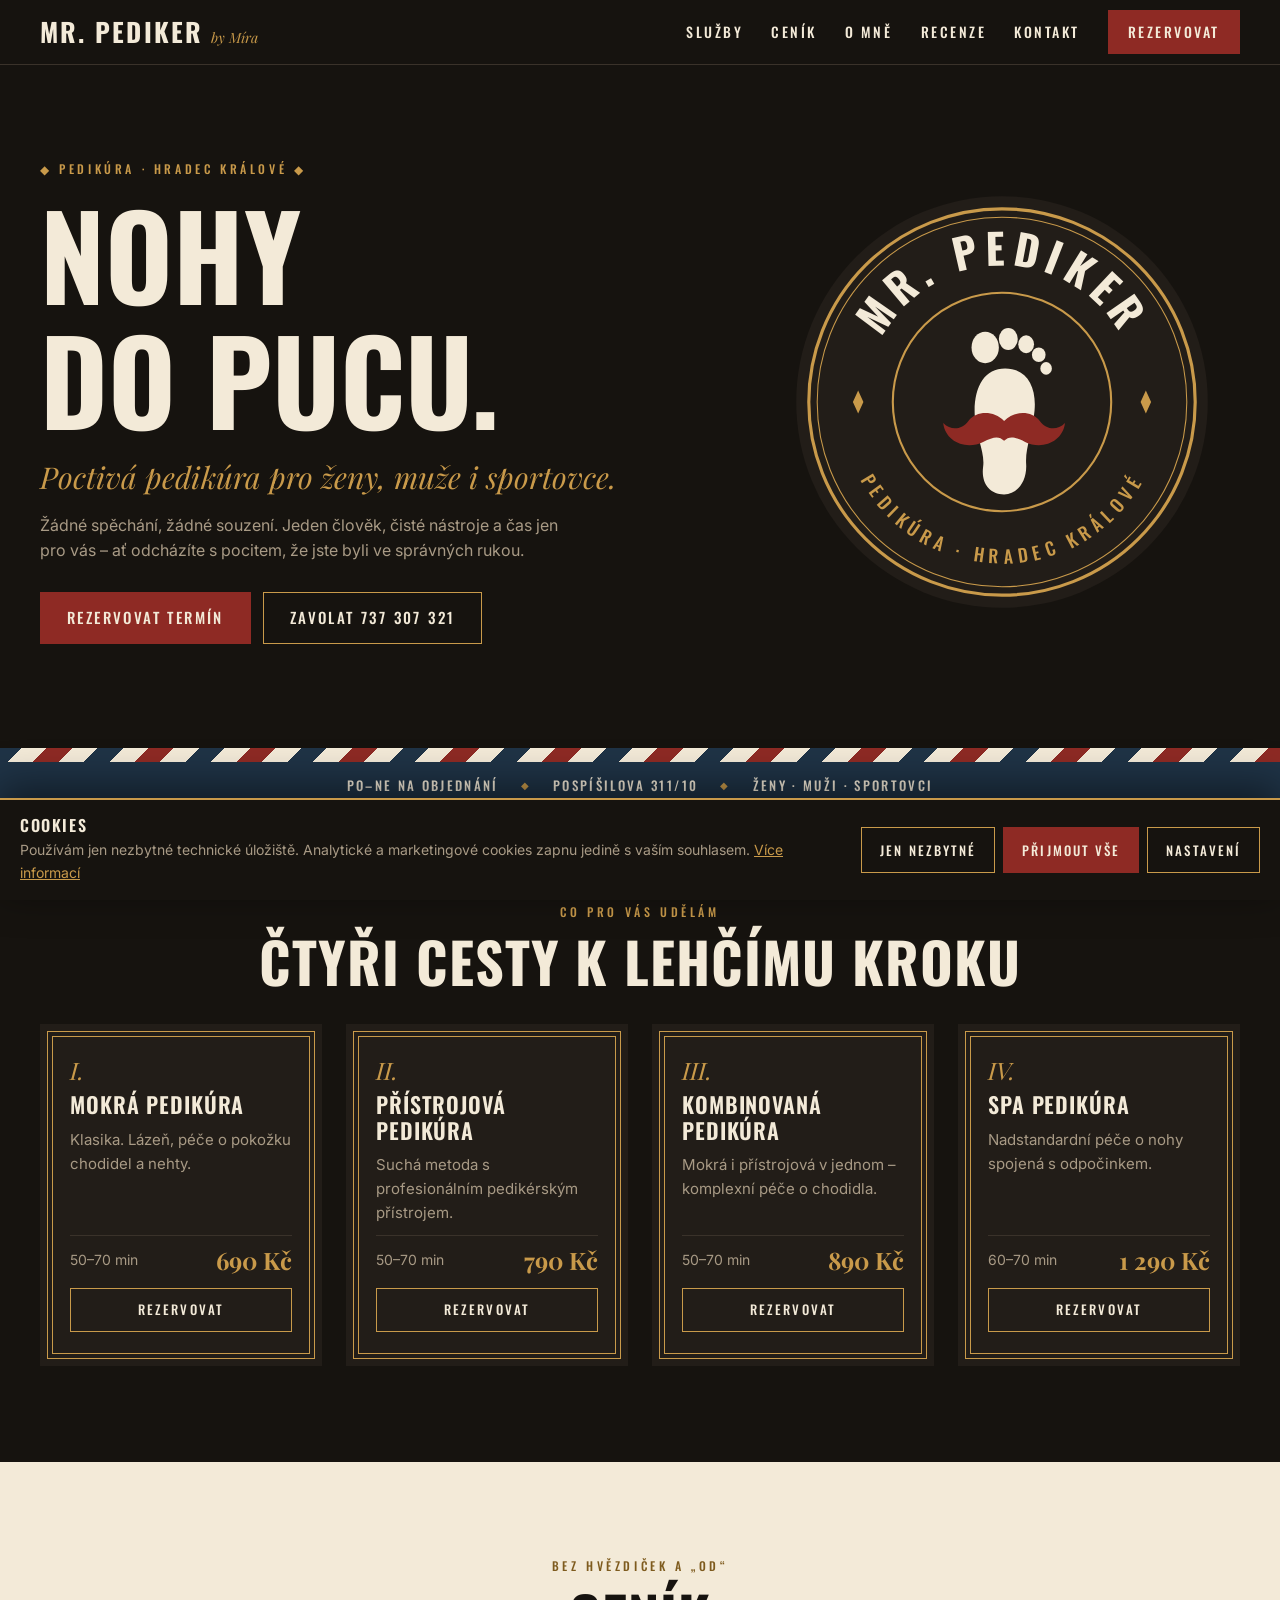
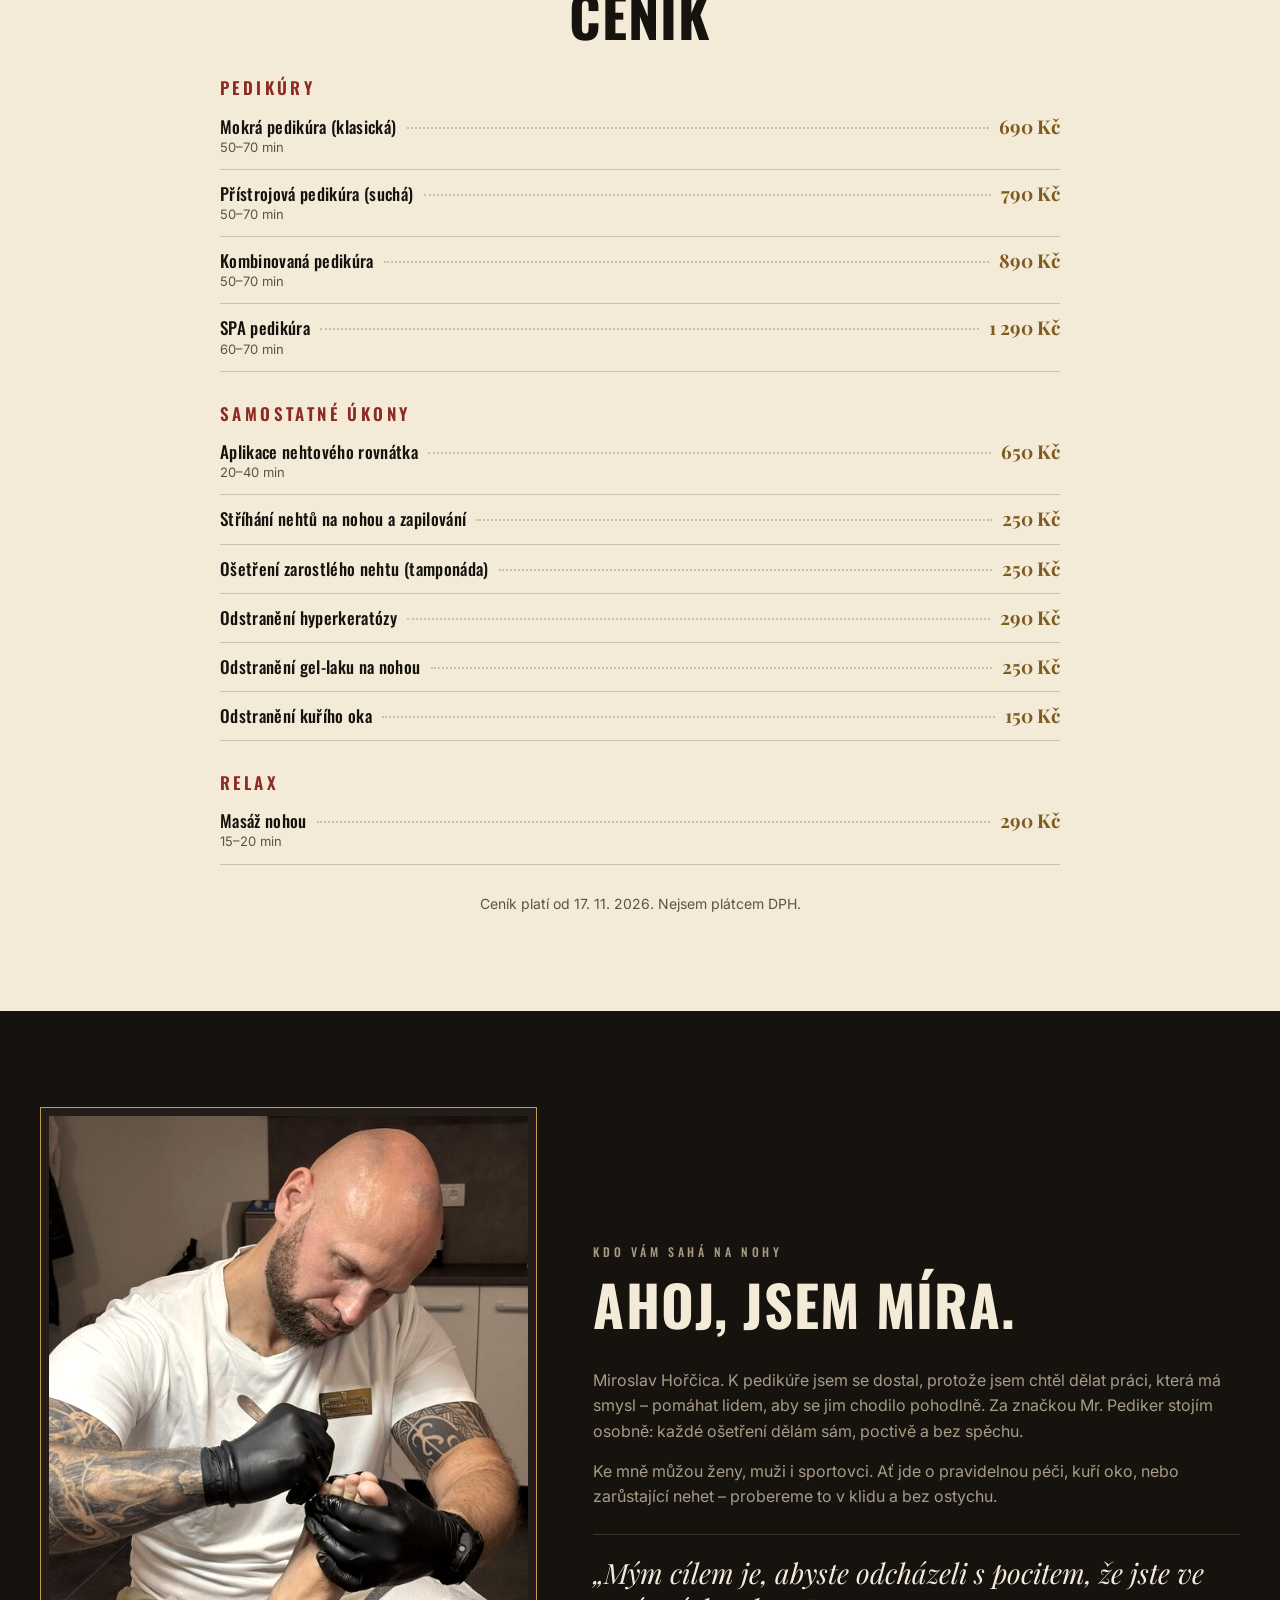
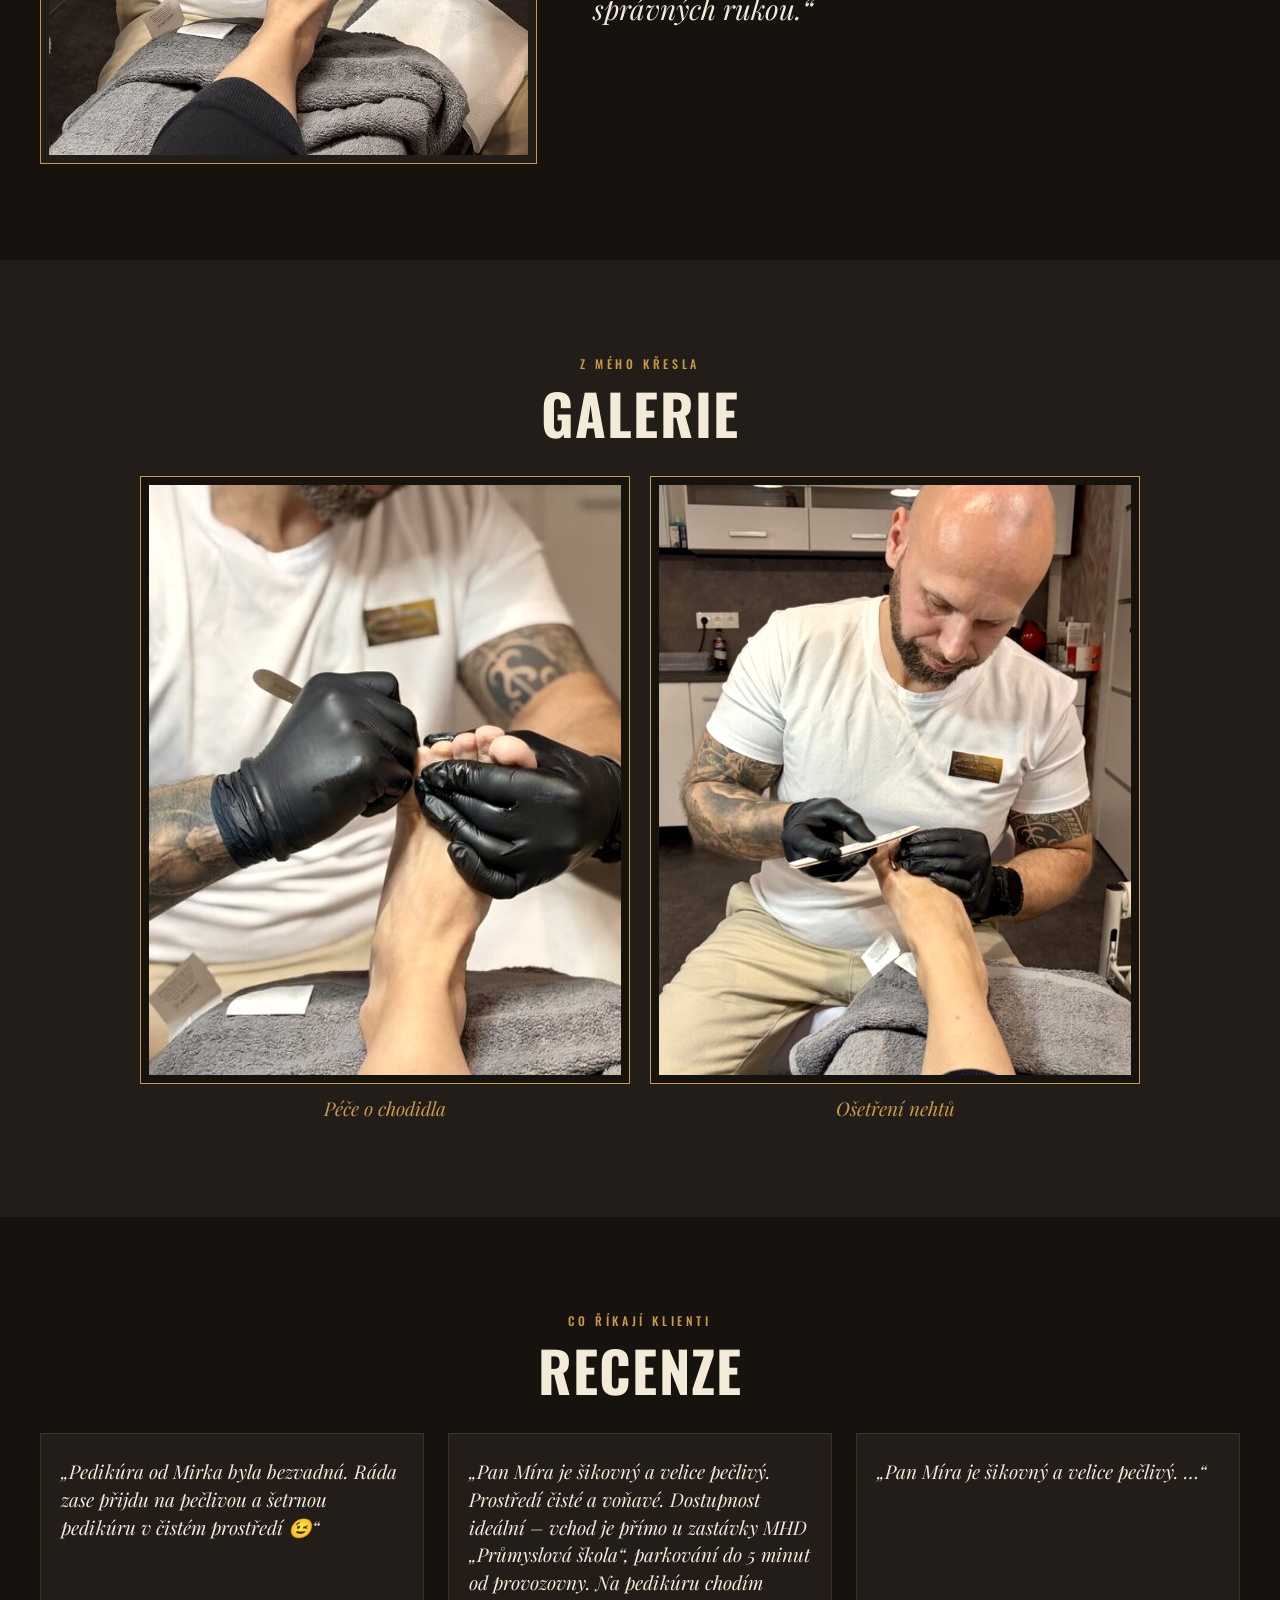
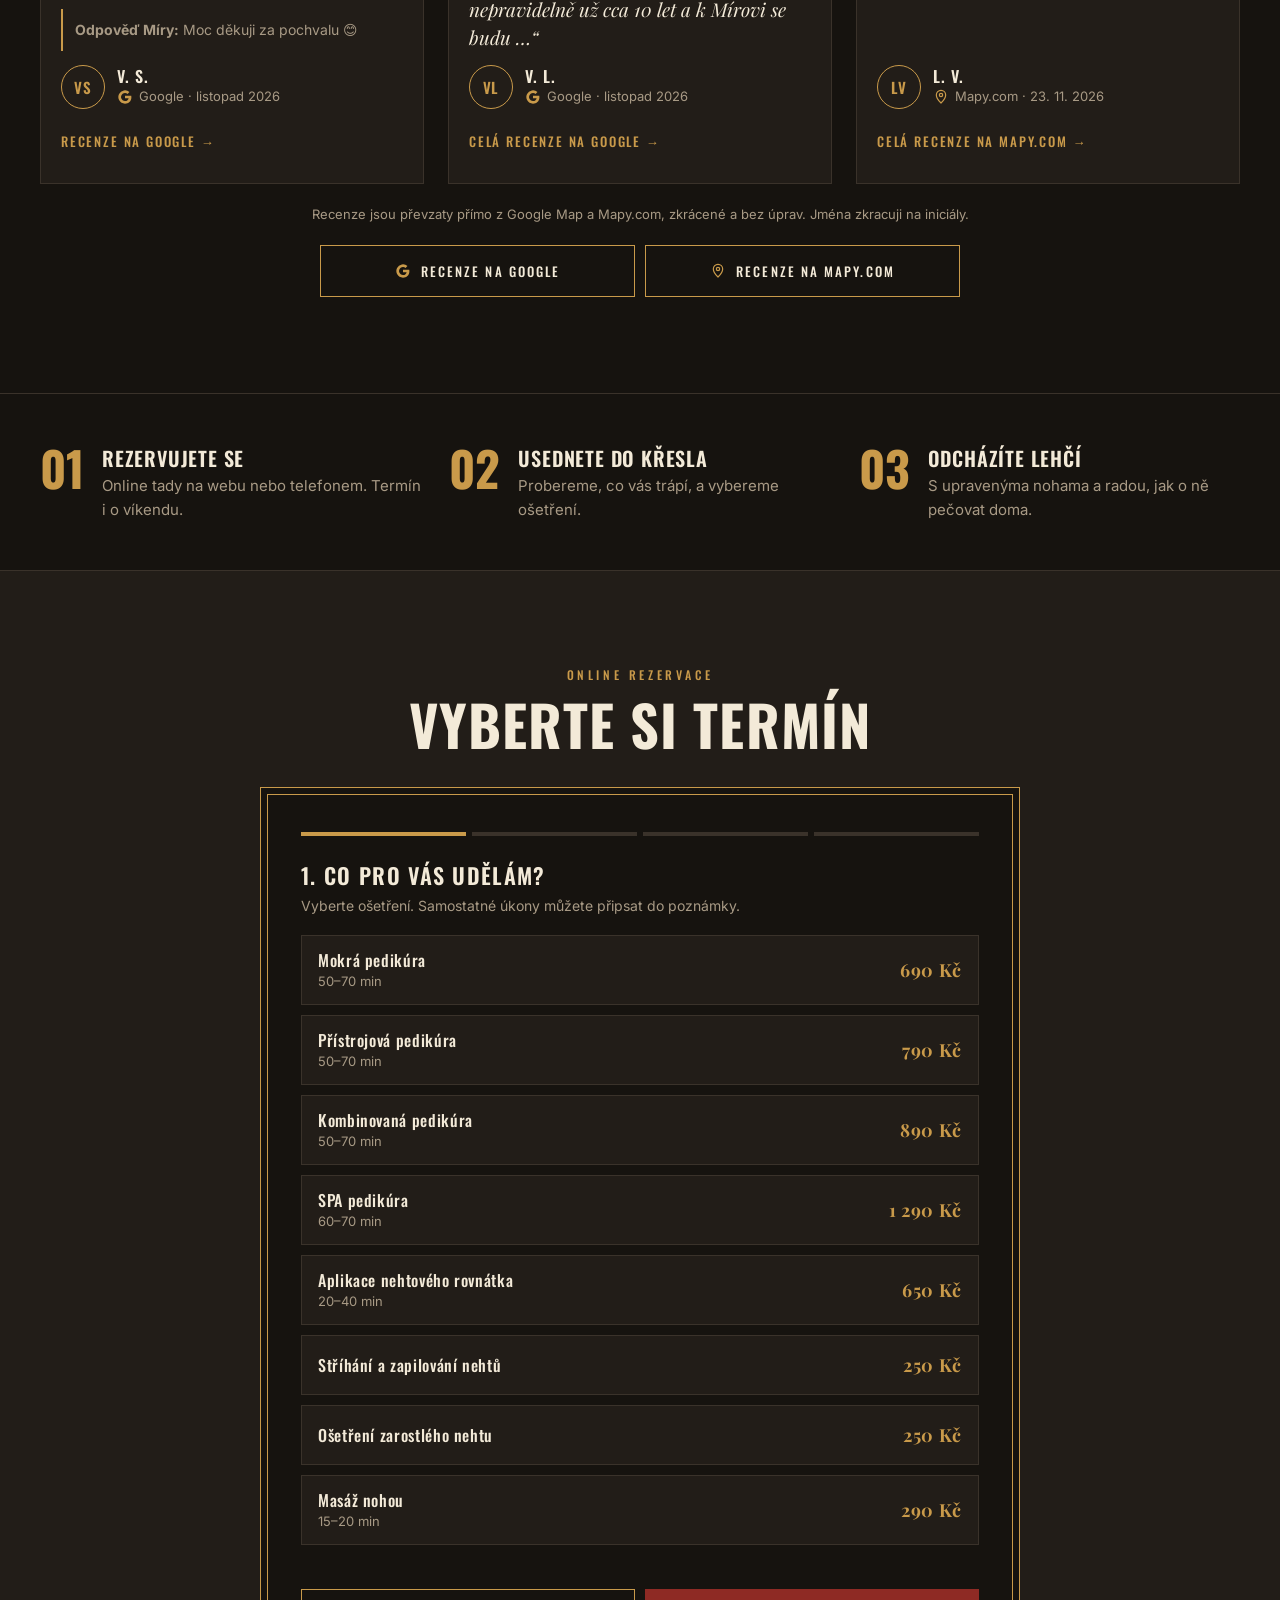
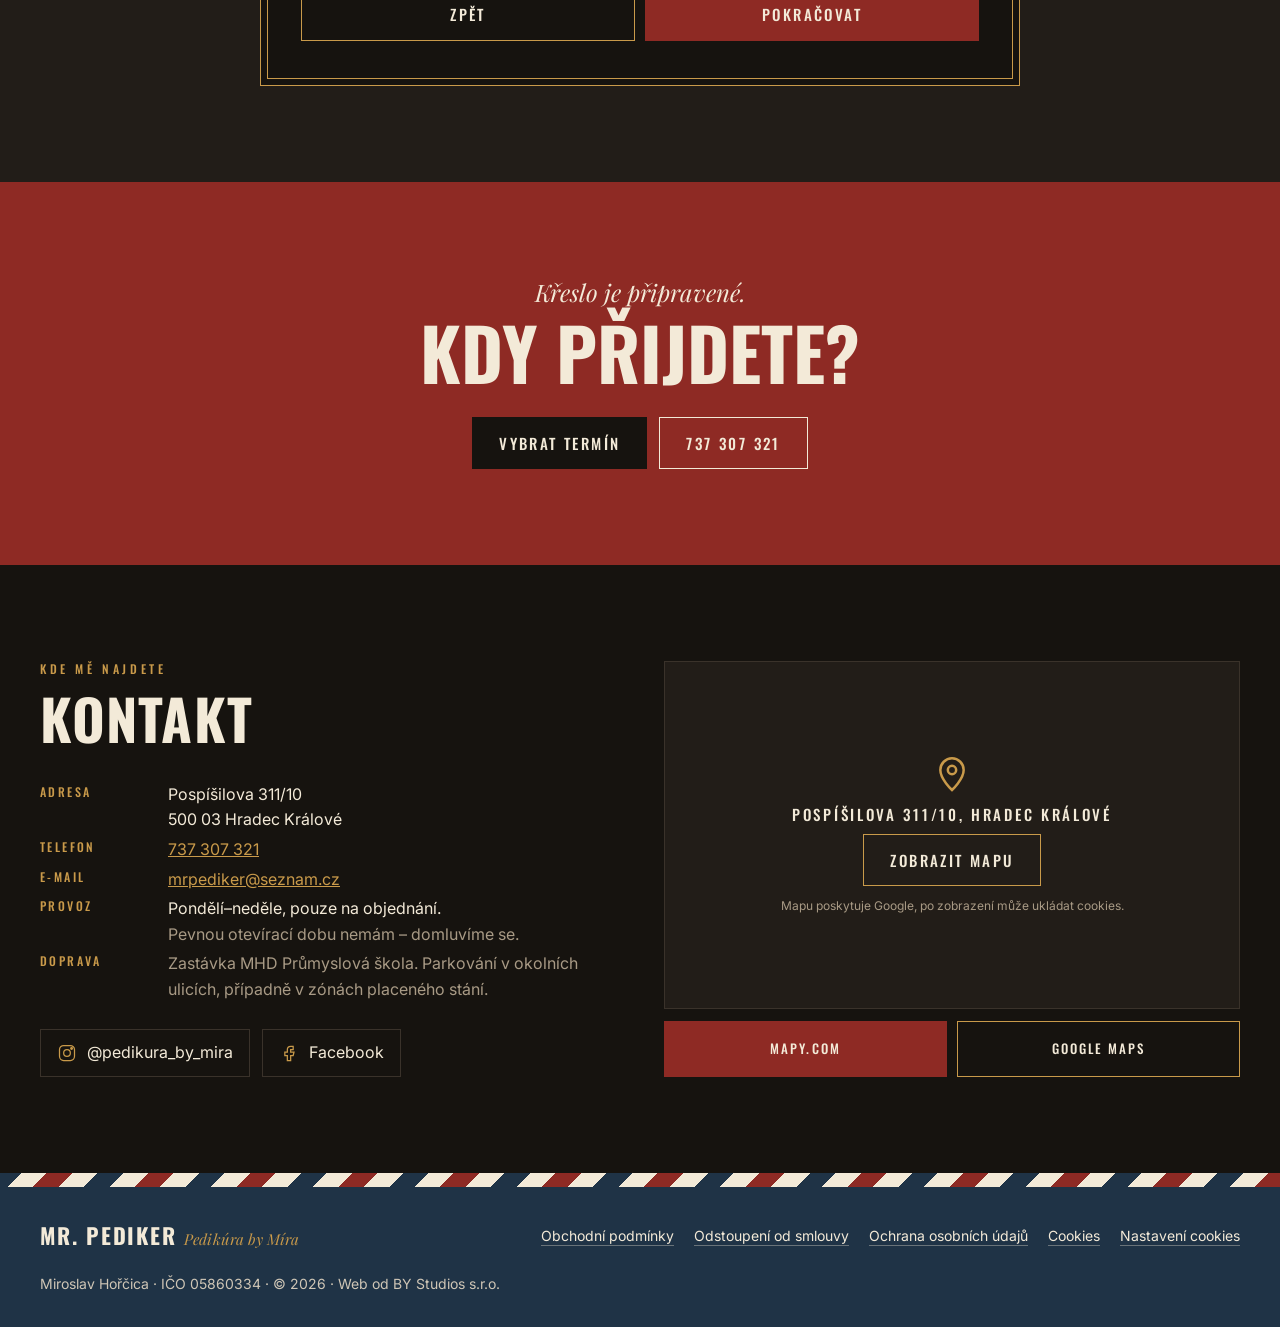
<file: index.html>
<!doctype html>
<html lang="cs">
<head>
<meta charset="utf-8">
<meta name="viewport" content="width=device-width, initial-scale=1, viewport-fit=cover">
<title>Mr. Pediker – pedikúra Hradec Králové | Pedikúra by Míra</title>
<meta name="description" content="Poctivá pedikúra pro ženy, muže i sportovce v Hradci Králové. Mokrá, přístrojová, kombinovaná a SPA pedikúra. Po–Ne na objednání, online rezervace, tel. 737 307 321.">
<meta name="theme-color" content="#16130F">
<meta name="format-detection" content="telephone=no">
<link rel="icon" href="favicon.svg" type="image/svg+xml">
<link rel="apple-touch-icon" href="apple-touch-icon.png">
<link rel="manifest" href="manifest.webmanifest">
<meta property="og:type" content="website">
<meta property="og:title" content="Mr. Pediker – pedikúra Hradec Králové">
<meta property="og:description" content="Nohy do pucu. Poctivá pedikúra pro ženy, muže i sportovce.">
<meta property="og:image" content="img/mira-portret.jpg">
<link rel="preconnect" href="https://fonts.googleapis.com">
<link rel="preconnect" href="https://fonts.gstatic.com" crossorigin>
<link href="https://fonts.googleapis.com/css2?family=Oswald:wght@500;600;700&family=Playfair+Display:ital,wght@0,700;1,400&family=Inter:wght@400;500&display=swap" rel="stylesheet">
<link rel="stylesheet" href="style.css">
<script type="application/ld+json">
{"@context":"https://schema.org","@type":"HealthAndBeautyBusiness","name":"Mr. Pediker – Pedikúra by Míra","url":"https://mrpediker.cz","telephone":"+420737307321","email":"mrpediker@seznam.cz","image":"img/mira-portret.jpg","priceRange":"150–1290 Kč","address":{"@type":"PostalAddress","streetAddress":"Pospíšilova 311/10","postalCode":"500 03","addressLocality":"Hradec Králové","addressCountry":"CZ"},"sameAs":["https://www.instagram.com/pedikura_by_mira/","https://www.facebook.com/profile.php?id=61596270305123"]}
</script>
</head>
<body>
<a class="sr-only" href="#obsah">Přeskočit na obsah</a>

<header class="top">
<div class="wrap">
<a class="logo" href="#top" aria-label="Mr. Pediker – úvod"><b>MR. PEDIKER</b><i>by Míra</i></a>
<button class="menu-btn" type="button" aria-label="Otevřít menu" aria-expanded="false" aria-controls="nav">
<svg width="22" height="22" viewBox="0 0 24 24" fill="none" stroke="currentColor" stroke-width="1.8" aria-hidden="true"><path d="M3 6h18M3 12h18M3 18h18"/></svg>
</button>
<nav class="nav" id="nav" aria-label="Hlavní menu">
<a href="#sluzby">Služby</a>
<a href="#cenik">Ceník</a>
<a href="#o-mne">O mně</a>
<a href="#recenze">Recenze</a>
<a href="#kontakt">Kontakt</a>
<a class="btn btn-red" href="#rezervace">Rezervovat</a>
</nav>
</div>
</header>

<main id="obsah">
<section class="hero" id="top">
<div class="wrap">
<div>
<p class="kicker">◆ Pedikúra · Hradec Králové ◆</p>
<h1>Nohy<br>do pucu.</h1>
<p class="script">Poctivá pedikúra pro ženy, muže i sportovce.</p>
<p class="lead">Žádné spěchání, žádné souzení. Jeden člověk, čisté nástroje a čas jen pro vás – ať odcházíte s pocitem, že jste byli ve správných rukou.</p>
<div class="cta">
<a class="btn btn-red" href="#rezervace">Rezervovat termín</a>
<a class="btn btn-line" href="tel:+420737307321">Zavolat 737 307 321</a>
</div>
</div>
<svg class="emblem" role="img" aria-label="Emblém Mr. Pediker" viewBox="0 0 400 400">
<defs><path id="eTop" d="M 70 200 A 130 130 0 0 1 330 200"/><path id="eBot" d="M 62 200 A 138 138 0 0 0 338 200"/></defs>
<circle cx="200" cy="200" r="196" fill="#221D18"/>
<circle cx="200" cy="200" r="184" fill="none" stroke="#C99A4A" stroke-width="3"/>
<circle cx="200" cy="200" r="176" fill="none" stroke="#C99A4A" stroke-width="1"/>
<circle cx="200" cy="200" r="104" fill="none" stroke="#C99A4A" stroke-width="2"/>
<text font-family="Oswald, Arial Narrow, sans-serif" font-weight="700" font-size="40" letter-spacing="6" fill="#F3EAD8" text-anchor="middle"><textPath href="#eTop" startOffset="50%">MR. PEDIKER</textPath></text>
<text font-family="Oswald, Arial Narrow, sans-serif" font-weight="500" font-size="17" letter-spacing="4" fill="#C99A4A" text-anchor="middle" dominant-baseline="hanging"><textPath href="#eBot" startOffset="50%">PEDIKÚRA · HRADEC KRÁLOVÉ</textPath></text>
<path d="M58 200 l5 -11 l5 11 l-5 11 z M332 200 l5 -11 l5 11 l-5 11 z" fill="#C99A4A"/>
<g fill="#F3EAD8"><path d="M203 168 C224 168 233 186 231 208 C229 230 222 243 223 259 C224 275 215 288 202 288 C188 288 180 277 182 262 C184 247 175 234 174 212 C173 186 183 168 203 168 Z"/><ellipse cx="184" cy="148" rx="13" ry="15"/><ellipse cx="206" cy="140" rx="9" ry="10.5"/><ellipse cx="223" cy="145" rx="7.5" ry="8.5"/><ellipse cx="235" cy="155" rx="6.5" ry="7"/><ellipse cx="242" cy="168" rx="5.5" ry="6"/></g>
<path fill="#8E2A24" d="M202 218 C192 208 176 208 168 218 C162 226 152 228 144 220 C146 238 166 246 182 238 C192 233 197 232 202 237 C207 232 212 233 222 238 C238 246 258 238 260 220 C252 228 242 226 236 218 C228 208 212 208 202 218 Z"/>
</svg>
</div>
</section>

<div class="pole" aria-hidden="true"></div>
<div class="strip"><ul><li>Po–Ne na objednání</li><li>Pospíšilova 311/10</li><li>Ženy · Muži · Sportovci</li></ul></div>

<section id="sluzby">
<div class="wrap">
<p class="kicker center">Co pro vás udělám</p>
<h2 class="h2 center">Čtyři cesty k lehčímu kroku</h2>
<div class="cards">
<article class="card"><div><span class="num">I.</span><h3>Mokrá pedikúra</h3><p>Klasika. Lázeň, péče o pokožku chodidel a nehty.</p><div class="meta"><span>50–70 min</span><b>690 Kč</b></div><a class="btn btn-line" href="#rezervace" data-service="mokra">Rezervovat</a></div></article>
<article class="card"><div><span class="num">II.</span><h3>Přístrojová pedikúra</h3><p>Suchá metoda s profesionálním pedikérským přístrojem.</p><div class="meta"><span>50–70 min</span><b>790 Kč</b></div><a class="btn btn-line" href="#rezervace" data-service="pristrojova">Rezervovat</a></div></article>
<article class="card"><div><span class="num">III.</span><h3>Kombinovaná pedikúra</h3><p>Mokrá i přístrojová v jednom – komplexní péče o chodidla.</p><div class="meta"><span>50–70 min</span><b>890 Kč</b></div><a class="btn btn-line" href="#rezervace" data-service="kombinovana">Rezervovat</a></div></article>
<article class="card"><div><span class="num">IV.</span><h3>SPA pedikúra</h3><p>Nadstandardní péče o nohy spojená s odpočinkem.</p><div class="meta"><span>60–70 min</span><b>1 290 Kč</b></div><a class="btn btn-line" href="#rezervace" data-service="spa">Rezervovat</a></div></article>
</div>
</div>
</section>

<section id="cenik" class="paper">
<div class="wrap price">
<p class="kicker center">Bez hvězdiček a „od“</p>
<h2 class="h2 center">Ceník</h2>
<h3>Pedikúry</h3>
<div class="row"><span class="n">Mokrá pedikúra (klasická)<small>50–70 min</small></span><span class="dots"></span><span class="p">690 Kč</span></div>
<div class="row"><span class="n">Přístrojová pedikúra (suchá)<small>50–70 min</small></span><span class="dots"></span><span class="p">790 Kč</span></div>
<div class="row"><span class="n">Kombinovaná pedikúra<small>50–70 min</small></span><span class="dots"></span><span class="p">890 Kč</span></div>
<div class="row"><span class="n">SPA pedikúra<small>60–70 min</small></span><span class="dots"></span><span class="p">1 290 Kč</span></div>
<h3>Samostatné úkony</h3>
<div class="row"><span class="n">Aplikace nehtového rovnátka<small>20–40 min</small></span><span class="dots"></span><span class="p">650 Kč</span></div>
<div class="row"><span class="n">Stříhání nehtů na nohou a zapilování</span><span class="dots"></span><span class="p">250 Kč</span></div>
<div class="row"><span class="n">Ošetření zarostlého nehtu (tamponáda)</span><span class="dots"></span><span class="p">250 Kč</span></div>
<div class="row"><span class="n">Odstranění hyperkeratózy</span><span class="dots"></span><span class="p">290 Kč</span></div>
<div class="row"><span class="n">Odstranění gel-laku na nohou</span><span class="dots"></span><span class="p">250 Kč</span></div>
<div class="row"><span class="n">Odstranění kuřího oka</span><span class="dots"></span><span class="p">150 Kč</span></div>
<h3>Relax</h3>
<div class="row"><span class="n">Masáž nohou<small>15–20 min</small></span><span class="dots"></span><span class="p">290 Kč</span></div>
<p class="note">Ceník platí od 17. 11. 2026. Nejsem plátcem DPH.</p>
</div>
</section>

<section id="o-mne">
<div class="wrap about">
<div class="frame"><img src="img/mira-portret-600.jpg" srcset="img/mira-portret-600.jpg 600w, img/mira-portret.jpg 900w" sizes="(min-width: 900px) 480px, 92vw" alt="Miroslav Hořčica při pedikúře" width="900" height="1200" loading="lazy" decoding="async"></div>
<div>
<p class="kicker">Kdo vám sahá na nohy</p>
<h2 class="h2">Ahoj, jsem Míra.</h2>
<p>Miroslav Hořčica. K pedikúře jsem se dostal, protože jsem chtěl dělat práci, která má smysl – pomáhat lidem, aby se jim chodilo pohodlně. Za značkou Mr. Pediker stojím osobně: každé ošetření dělám sám, poctivě a bez spěchu.</p>
<p>Ke mně můžou ženy, muži i sportovci. Ať jde o pravidelnou péči, kuří oko, nebo zarůstající nehet – probereme to v klidu a bez ostychu.</p>
<blockquote>„Mým cílem je, abyste odcházeli s pocitem, že jste ve správných rukou.“</blockquote>
</div>
</div>
</section>

<section class="gal">
<div class="wrap">
<p class="kicker center">Z mého křesla</p>
<h2 class="h2 center">Galerie</h2>
<div class="gallery">
<figure><div class="frame"><img src="img/pece-o-chodidla-600.jpg" srcset="img/pece-o-chodidla-600.jpg 600w, img/pece-o-chodidla.jpg 1100w" sizes="(min-width: 900px) 480px, 92vw" alt="Detail ošetření nehtů v černých rukavicích" width="1100" height="989" loading="lazy" decoding="async"></div><figcaption>Péče o chodidla</figcaption></figure>
<figure><div class="frame"><img src="img/osetreni-nehtu-600.jpg" srcset="img/osetreni-nehtu-600.jpg 600w, img/osetreni-nehtu.jpg 900w" sizes="(min-width: 900px) 480px, 92vw" alt="Míra pilníkem upravuje nehty klientky" width="900" height="1185" loading="lazy" decoding="async"></div><figcaption>Ošetření nehtů</figcaption></figure>
</div>
</div>
</section>

<section class="reviews" id="recenze">
<div class="wrap">
<p class="kicker center">Co říkají klienti</p>
<h2 class="h2 center">Recenze</h2>
<div class="rev-grid">
<figure class="review">
<blockquote>„Pedikúra od Mirka byla bezvadná. Ráda zase přijdu na pečlivou a šetrnou pedikúru v čistém prostředí 😉“</blockquote>
<p class="reply"><b>Odpověď Míry:</b> Moc děkuji za pochvalu 😊</p><figcaption><span class="ini" aria-hidden="true">VS</span><span><b>V. S.</b><small><svg aria-hidden="true" width="16" height="16" viewBox="0 0 24 24"><path fill="#C99A4A" d="M21.6 12.2c0-.7-.1-1.4-.2-2H12v3.8h5.4a4.6 4.6 0 0 1-2 3v2.5h3.2c1.9-1.7 3-4.3 3-7.3zM12 22c2.7 0 5-.9 6.6-2.4l-3.2-2.5c-.9.6-2 1-3.4 1-2.6 0-4.8-1.8-5.6-4.1H3.1v2.6A10 10 0 0 0 12 22zM6.4 14a6 6 0 0 1 0-3.9V7.5H3.1a10 10 0 0 0 0 9zM12 6c1.5 0 2.8.5 3.8 1.5l2.9-2.9A10 10 0 0 0 3.1 7.5L6.4 10C7.2 7.8 9.4 6 12 6z"/></svg> Google · listopad 2026</small></span></figcaption>
<a class="more" href="https://www.google.com/maps/search/?api=1&amp;query=Pedik%C3%BAra+by+M%C3%ADra+Posp%C3%AD%C5%A1ilova+311%2F10+Hradec+Kr%C3%A1lov%C3%A9" rel="noopener">Recenze na Google →</a>
</figure>
<figure class="review">
<blockquote>„Pan Míra je šikovný a velice pečlivý. Prostředí čisté a voňavé. Dostupnost ideální – vchod je přímo u zastávky MHD „Průmyslová škola“, parkování do 5 minut od provozovny. Na pedikúru chodím nepravidelně už cca 10 let a k Mírovi se budu …“</blockquote>
<figcaption><span class="ini" aria-hidden="true">VL</span><span><b>V. L.</b><small><svg aria-hidden="true" width="16" height="16" viewBox="0 0 24 24"><path fill="#C99A4A" d="M21.6 12.2c0-.7-.1-1.4-.2-2H12v3.8h5.4a4.6 4.6 0 0 1-2 3v2.5h3.2c1.9-1.7 3-4.3 3-7.3zM12 22c2.7 0 5-.9 6.6-2.4l-3.2-2.5c-.9.6-2 1-3.4 1-2.6 0-4.8-1.8-5.6-4.1H3.1v2.6A10 10 0 0 0 12 22zM6.4 14a6 6 0 0 1 0-3.9V7.5H3.1a10 10 0 0 0 0 9zM12 6c1.5 0 2.8.5 3.8 1.5l2.9-2.9A10 10 0 0 0 3.1 7.5L6.4 10C7.2 7.8 9.4 6 12 6z"/></svg> Google · listopad 2026</small></span></figcaption>
<a class="more" href="https://www.google.com/maps/search/?api=1&amp;query=Pedik%C3%BAra+by+M%C3%ADra+Posp%C3%AD%C5%A1ilova+311%2F10+Hradec+Kr%C3%A1lov%C3%A9" rel="noopener">Celá recenze na Google →</a>
</figure>
<figure class="review">
<blockquote>„Pan Míra je šikovný a velice pečlivý. …“</blockquote>
<figcaption><span class="ini" aria-hidden="true">LV</span><span><b>L. V.</b><small><svg aria-hidden="true" width="16" height="16" viewBox="0 0 24 24" fill="none" stroke="#C99A4A" stroke-width="1.8"><path d="M12 21s-7-6.5-7-12a7 7 0 0 1 14 0c0 5.5-7 12-7 12z"/><circle cx="12" cy="9" r="2.5"/></svg> Mapy.com · 23. 11. 2026</small></span></figcaption>
<a class="more" href="https://mapy.com/cs/zakladni?source=firm&amp;id=14102581&amp;x=15.8425106&amp;y=50.2133597&amp;z=17" rel="noopener">Celá recenze na Mapy.com →</a>
</figure>
</div>
<p class="rev-note">Recenze jsou převzaty přímo z Google Map a Mapy.com, zkrácené a bez úprav. Jména zkracuji na iniciály.</p>
<div class="rev-links">
<a class="btn btn-line" href="https://www.google.com/maps/search/?api=1&amp;query=Pedik%C3%BAra+by+M%C3%ADra+Posp%C3%AD%C5%A1ilova+311%2F10+Hradec+Kr%C3%A1lov%C3%A9" rel="noopener"><svg aria-hidden="true" width="16" height="16" viewBox="0 0 24 24"><path fill="#C99A4A" d="M21.6 12.2c0-.7-.1-1.4-.2-2H12v3.8h5.4a4.6 4.6 0 0 1-2 3v2.5h3.2c1.9-1.7 3-4.3 3-7.3zM12 22c2.7 0 5-.9 6.6-2.4l-3.2-2.5c-.9.6-2 1-3.4 1-2.6 0-4.8-1.8-5.6-4.1H3.1v2.6A10 10 0 0 0 12 22zM6.4 14a6 6 0 0 1 0-3.9V7.5H3.1a10 10 0 0 0 0 9zM12 6c1.5 0 2.8.5 3.8 1.5l2.9-2.9A10 10 0 0 0 3.1 7.5L6.4 10C7.2 7.8 9.4 6 12 6z"/></svg> Recenze na Google</a>
<a class="btn btn-line" href="https://mapy.com/cs/zakladni?source=firm&amp;id=14102581&amp;x=15.8425106&amp;y=50.2133597&amp;z=17" rel="noopener"><svg aria-hidden="true" width="16" height="16" viewBox="0 0 24 24" fill="none" stroke="#C99A4A" stroke-width="1.8"><path d="M12 21s-7-6.5-7-12a7 7 0 0 1 14 0c0 5.5-7 12-7 12z"/><circle cx="12" cy="9" r="2.5"/></svg> Recenze na Mapy.com</a>
</div>
</div>
</section>

<div class="steps"><div class="wrap">
<div class="step"><b>01</b><div><h3>Rezervujete se</h3><p>Online tady na webu nebo telefonem. Termín i o víkendu.</p></div></div>
<div class="step"><b>02</b><div><h3>Usednete do křesla</h3><p>Probereme, co vás trápí, a vybereme ošetření.</p></div></div>
<div class="step"><b>03</b><div><h3>Odcházíte lehčí</h3><p>S upravenýma nohama a radou, jak o ně pečovat doma.</p></div></div>
</div></div>

<!-- REZERVACE -->
<section id="rezervace" class="booking">
<div class="wrap">
<p class="kicker center">Online rezervace</p>
<h2 class="h2 center">Vyberte si termín</h2>
<form class="bk" id="bk" novalidate>
<ol class="bk-steps" aria-hidden="true"><li class="on"></li><li></li><li></li><li></li></ol>

<fieldset class="bk-pane" data-step="1">
<legend><h3>1. Co pro vás udělám?</h3></legend>
<p class="hint">Vyberte ošetření. Samostatné úkony můžete připsat do poznámky.</p>
<div class="opts" id="bk-services"></div>
</fieldset>

<fieldset class="bk-pane" data-step="2" hidden>
<legend><h3>2. Kdy se vám to hodí?</h3></legend>
<p class="hint">Vyberte den a čas. Termín vám Míra potvrdí SMS nebo telefonem.</p>
<div class="days" id="bk-days" role="group" aria-label="Den"></div>
<div class="times" id="bk-times" role="group" aria-label="Čas"></div>
</fieldset>

<fieldset class="bk-pane" data-step="3" hidden>
<legend><h3>3. Kontakt na vás</h3></legend>
<p class="hint">Údaje použiji jen k vyřízení rezervace.</p>
<div class="field"><label for="f-name">Jméno a příjmení</label><input id="f-name" name="name" autocomplete="name" required></div>
<div class="field"><label for="f-tel">Telefon</label><input id="f-tel" name="tel" type="tel" inputmode="tel" autocomplete="tel" placeholder="+420" required></div>
<div class="field"><label for="f-mail">E-mail (nepovinné)</label><input id="f-mail" name="email" type="email" inputmode="email" autocomplete="email"></div>
<div class="field"><label for="f-note">Poznámka (nepovinné)</label><textarea id="f-note" name="note" placeholder="Např. zarůstající nehet, kuří oko, diabetes…"></textarea></div>
</fieldset>

<fieldset class="bk-pane" data-step="4" hidden>
<legend><h3>4. Shrnutí a odeslání</h3></legend>
<div class="summary"><dl id="bk-sum"></dl></div>
<label class="check"><input type="checkbox" id="c-terms"> <span>Souhlasím s <a href="obchodni-podminky" target="_blank">obchodními podmínkami</a> a beru na vědomí <a href="ochrana-osobnich-udaju" target="_blank">zpracování osobních údajů</a>.</span></label>
<label class="check"><input type="checkbox" id="c-start"> <span>Výslovně žádám o poskytnutí služby ve zvoleném termínu i před uplynutím 14denní lhůty pro odstoupení od smlouvy a beru na vědomí, že po úplném poskytnutí služby právo na odstoupení zaniká.</span></label>
<div class="send" id="bk-online" hidden>
<button class="btn btn-red btn-block" id="send-online" type="button">Rezervovat termín</button>
</div>
<div id="bk-offline">
<p class="hint">Rezervaci odešlete jedním klepnutím – otevře se vám předvyplněná zpráva.</p>
<div class="send">
<a class="btn btn-red btn-block" id="send-sms" href="#">Odeslat SMS</a>
<a class="btn btn-line btn-block" id="send-mail" href="#">Odeslat e-mailem</a>
</div>
</div>
</fieldset>

<div class="bk-pane bk-done" data-step="5" hidden>
<p class="kicker">Hotovo</p>
<p class="big">Díky!</p>
<p class="hint" id="bk-done-text">Pokud se zpráva odeslala, ozvu se vám s potvrzením termínu co nejdřív. Termín je platný až po mém potvrzení.</p>
<button class="btn btn-line" type="button" id="bk-again">Nová rezervace</button>
</div>

<p class="err" id="bk-err" role="alert"></p>
<div class="bk-nav">
<button class="btn btn-line" type="button" id="bk-back" hidden>Zpět</button>
<button class="btn btn-red" type="button" id="bk-next">Pokračovat</button>
</div>
</form>
</div>
</section>

<section class="cta-band">
<div class="wrap">
<p class="script">Křeslo je připravené.</p>
<h2>Kdy přijdete?</h2>
<div class="row-btn">
<a class="btn btn-dark" href="#rezervace">Vybrat termín</a>
<a class="btn btn-line" style="border-color:#F3EAD8" href="tel:+420737307321">737 307 321</a>
</div>
</div>
</section>

<section id="kontakt">
<div class="wrap contact">
<div>
<p class="kicker">Kde mě najdete</p>
<h2 class="h2">Kontakt</h2>
<dl>
<dt>Adresa</dt><dd>Pospíšilova 311/10<br>500 03 Hradec Králové</dd>
<dt>Telefon</dt><dd><a href="tel:+420737307321">737 307 321</a></dd>
<dt>E-mail</dt><dd><a href="mailto:mrpediker@seznam.cz">mrpediker@seznam.cz</a></dd>
<dt>Provoz</dt><dd>Pondělí–neděle, pouze na objednání.<br><span class="muted">Pevnou otevírací dobu nemám – domluvíme se.</span></dd>
<dt>Doprava</dt><dd class="muted">Zastávka MHD Průmyslová škola. Parkování v okolních ulicích, případně v zónách placeného stání.</dd>
</dl>
<div class="social">
<a href="https://www.instagram.com/pedikura_by_mira/" rel="noopener"><svg aria-hidden="true" width="20" height="20" viewBox="0 0 24 24" fill="none" stroke="#C99A4A" stroke-width="1.5"><rect x="3" y="3" width="18" height="18" rx="5"/><circle cx="12" cy="12" r="4"/><circle cx="17.5" cy="6.5" r="1" fill="#C99A4A"/></svg>@pedikura_by_mira</a>
<a href="https://www.facebook.com/profile.php?id=61596270305123" rel="noopener"><svg aria-hidden="true" width="20" height="20" viewBox="0 0 24 24" fill="none" stroke="#C99A4A" stroke-width="1.5"><path d="M14 8h3V4h-3a4 4 0 0 0-4 4v3H7v4h3v6h4v-6h3l1-4h-4V8z"/></svg>Facebook</a>
</div>
</div>
<div class="mapbox">
<div class="map" id="map" data-src="https://www.google.com/maps?q=50.2133597,15.8425106&amp;z=17&amp;output=embed">
<svg aria-hidden="true" width="40" height="40" viewBox="0 0 24 24" fill="none" stroke="#C99A4A" stroke-width="1.5"><path d="M12 21s-7-6.5-7-12a7 7 0 0 1 14 0c0 5.5-7 12-7 12z"/><circle cx="12" cy="9" r="2.5"/></svg>
<strong>Pospíšilova 311/10, Hradec Králové</strong>
<button type="button" class="btn btn-line" id="map-load">Zobrazit mapu</button>
<span class="map-note">Mapu poskytuje Google, po zobrazení může ukládat cookies.</span>
</div>
<div class="map-links">
<a class="btn btn-red" href="https://mapy.com/s/fenomarase" rel="noopener">Mapy.com</a>
<a class="btn btn-line" href="https://www.google.com/maps/dir/?api=1&amp;destination=Posp%C3%AD%C5%A1ilova+311%2F10%2C+Hradec+Kr%C3%A1lov%C3%A9" rel="noopener">Google Maps</a>
</div>
</div>
</div>
</section>
</main>

<div class="pole" aria-hidden="true"></div>
<footer>
<div class="wrap">
<span class="brand">MR. PEDIKER <i>Pedikúra by Míra</i></span>
<nav aria-label="Právní informace">
<a href="obchodni-podminky">Obchodní podmínky</a>
<a href="odstoupeni-od-smlouvy">Odstoupení od smlouvy</a>
<a href="ochrana-osobnich-udaju">Ochrana osobních údajů</a>
<a href="cookies">Cookies</a>
<button type="button" data-cookie-settings>Nastavení cookies</button>
</nav>
<span class="copy">Miroslav Hořčica · IČO 05860334 · © 2026 · Web od BY Studios s.r.o.</span>
</div>
</footer>

<div class="mbar">
<a href="tel:+420737307321"><svg width="18" height="18" viewBox="0 0 24 24" fill="none" stroke="currentColor" stroke-width="1.8" aria-hidden="true"><path d="M5 4h4l2 5-2.5 1.5a11 11 0 0 0 5 5L15 13l5 2v4a2 2 0 0 1-2 2A16 16 0 0 1 3 6a2 2 0 0 1 2-2"/></svg>Zavolat</a>
<a class="r" href="#rezervace">Rezervovat</a>
</div>

<script src="config.js" defer></script>
<script src="db.js" defer></script>
<script src="app.js" defer></script>
</body>
</html>
</file>
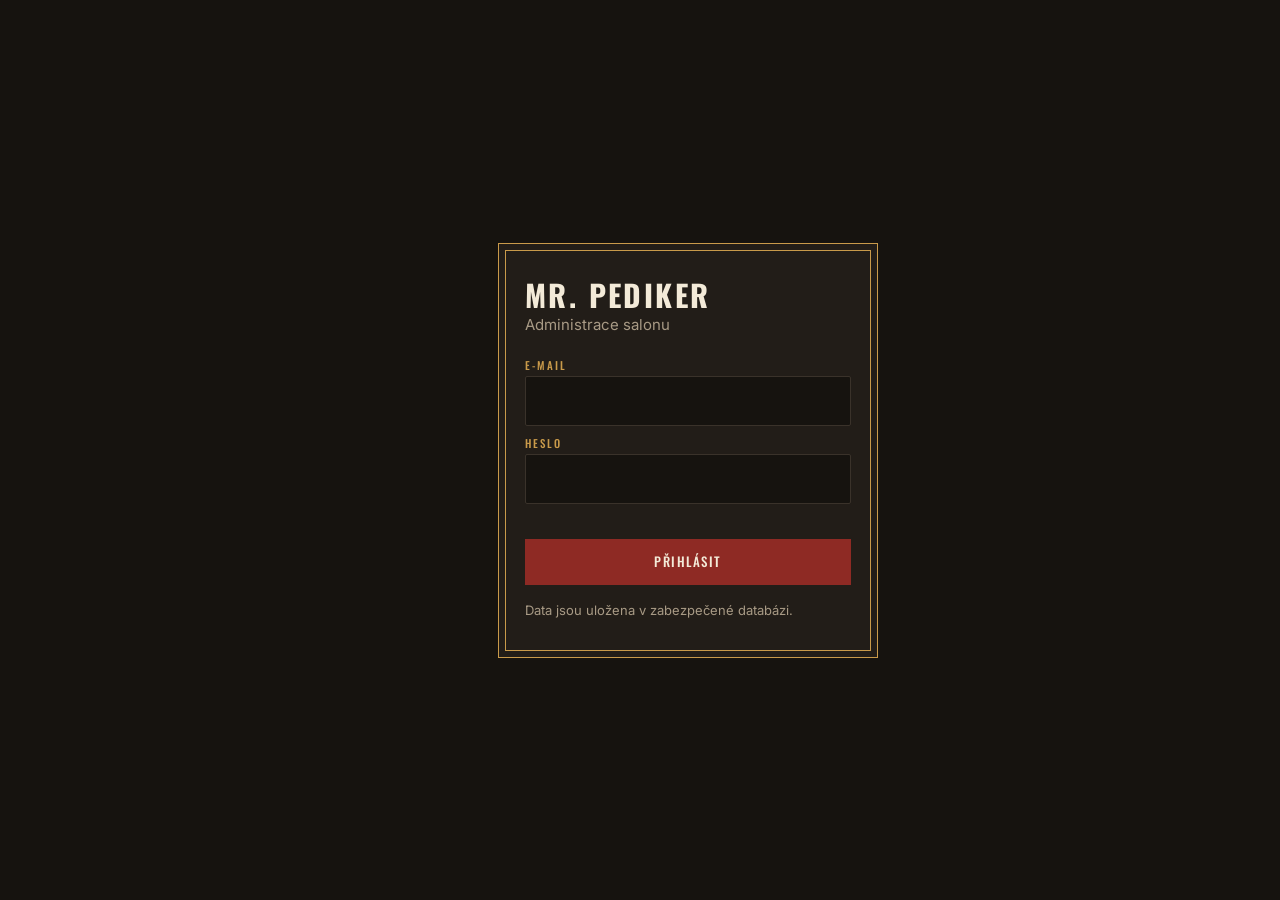
<file: admin/index.html>
<!doctype html>
<html lang="cs">
<head>
<meta charset="utf-8">
<meta name="viewport" content="width=device-width, initial-scale=1, viewport-fit=cover">
<title>Administrace | Mr. Pediker</title>
<meta name="robots" content="noindex, nofollow">
<meta name="theme-color" content="#16130F">
<meta name="apple-mobile-web-app-capable" content="yes">
<meta name="apple-mobile-web-app-title" content="Mr. Pediker Admin">
<link rel="icon" href="../favicon.svg" type="image/svg+xml">
<link rel="apple-touch-icon" href="apple-touch-icon.png">
<link rel="manifest" href="manifest.webmanifest">
<meta name="mobile-web-app-capable" content="yes">
<meta name="apple-mobile-web-app-status-bar-style" content="black-translucent">
<link rel="preconnect" href="https://fonts.googleapis.com">
<link rel="preconnect" href="https://fonts.gstatic.com" crossorigin>
<link href="https://fonts.googleapis.com/css2?family=Oswald:wght@500;600;700&family=Inter:wght@400;500;600&display=swap" rel="stylesheet">
<link rel="stylesheet" href="admin.css?v=4">
</head>
<body>
<div id="app"></div>
<div id="sheet" class="sheet" hidden></div>
<div id="toast" class="toast" role="status" aria-live="polite"></div>
<div id="print" class="print-area"></div>
<script src="../config.js"></script>
<script src="../db.js"></script>
<script src="admin.js?v=4"></script>
</body>
</html>
</file>
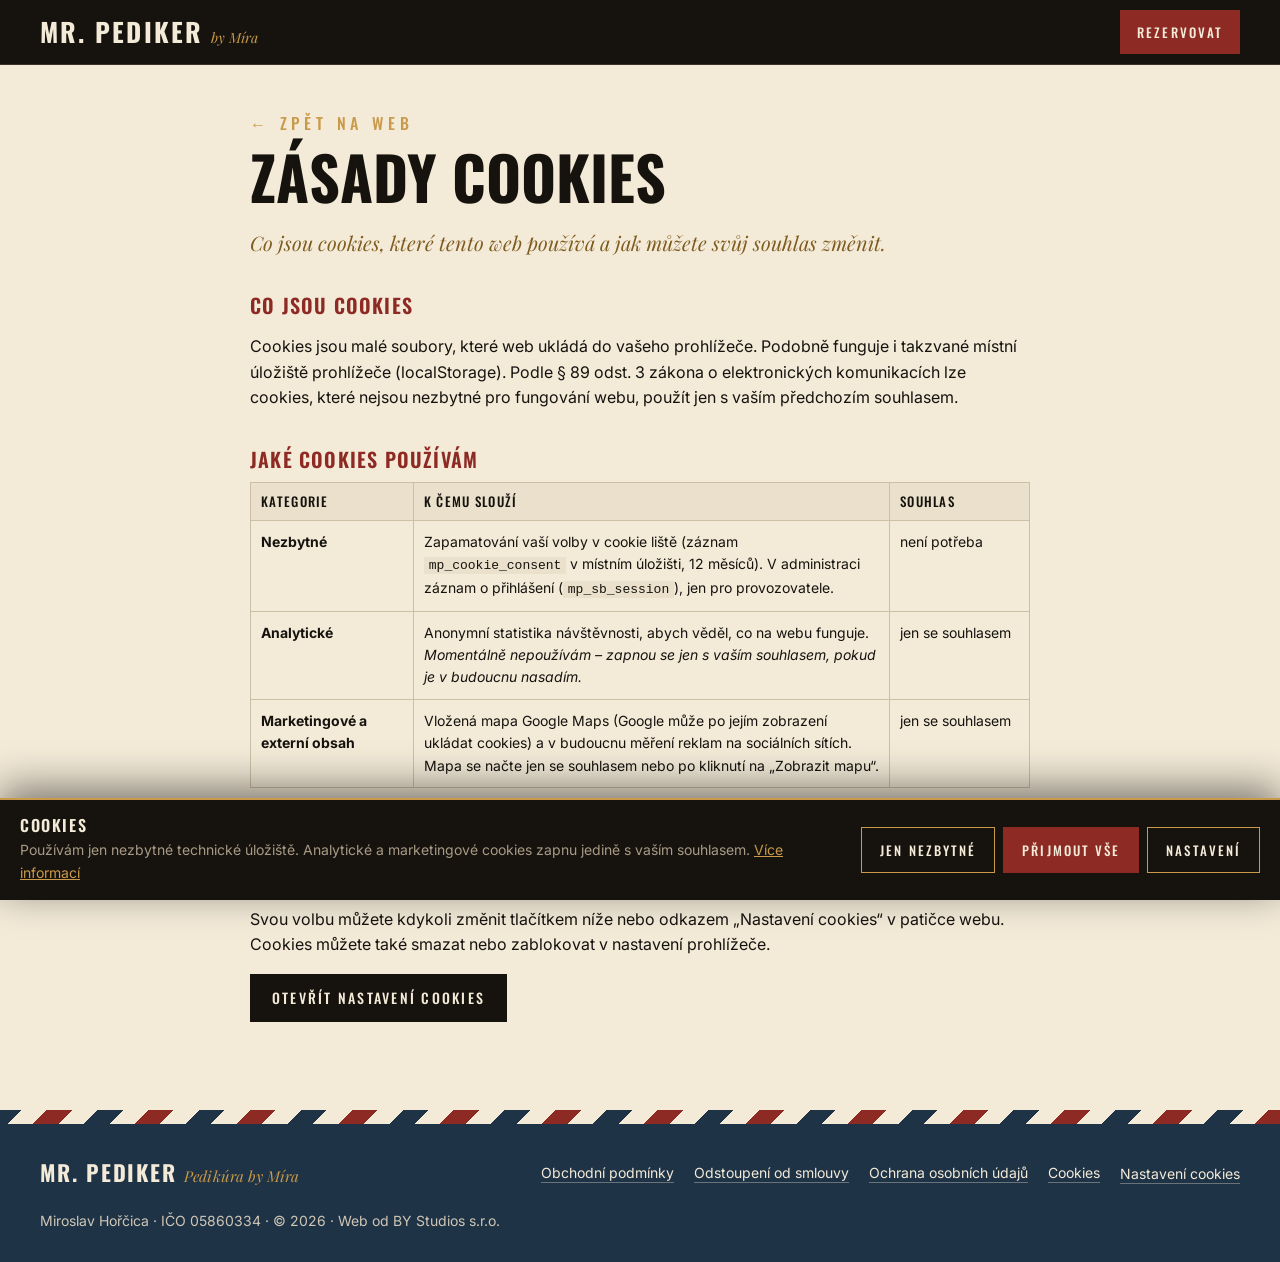
<file: cookies.html>
<!doctype html>
<html lang="cs">
<head>
<meta charset="utf-8">
<meta name="viewport" content="width=device-width, initial-scale=1, viewport-fit=cover">
<title>Zásady cookies | Mr. Pediker</title>
<meta name="theme-color" content="#16130F">
<meta name="robots" content="noindex, follow">
<link rel="icon" href="favicon.svg" type="image/svg+xml">
<link rel="apple-touch-icon" href="apple-touch-icon.png">
<link rel="preconnect" href="https://fonts.googleapis.com">
<link rel="preconnect" href="https://fonts.gstatic.com" crossorigin>
<link href="https://fonts.googleapis.com/css2?family=Oswald:wght@500;600;700&family=Playfair+Display:ital,wght@0,700;1,400&family=Inter:wght@400;500&display=swap" rel="stylesheet">
<link rel="stylesheet" href="style.css">
</head>
<body>
<header class="top legal-top">
<div class="wrap">
<a class="logo" href="./" aria-label="Mr. Pediker – úvod"><b>MR. PEDIKER</b><i>by Míra</i></a>
<a class="btn btn-red" href="./#rezervace" style="min-height:44px;padding:10px 16px;font-size:13px">Rezervovat</a>
</div>
</header>
<main class="legal">
<div class="wrap">
<p class="kicker"><a href="./" style="color:inherit;text-decoration:none">← Zpět na web</a></p>
<h1>Zásady cookies</h1>

<p class="lead">Co jsou cookies, které tento web používá a jak můžete svůj souhlas změnit.</p>

<h2>Co jsou cookies</h2>
<p>Cookies jsou malé soubory, které web ukládá do vašeho prohlížeče. Podobně funguje i takzvané místní úložiště prohlížeče (localStorage). Podle § 89 odst. 3 zákona o elektronických komunikacích lze cookies, které nejsou nezbytné pro fungování webu, použít jen s vaším předchozím souhlasem.</p>

<h2>Jaké cookies používám</h2>
<table>
<thead><tr><th>Kategorie</th><th>K čemu slouží</th><th>Souhlas</th></tr></thead>
<tbody>
<tr><td><strong>Nezbytné</strong></td><td>Zapamatování vaší volby v cookie liště (záznam <code>mp_cookie_consent</code> v místním úložišti, 12 měsíců). V administraci záznam o přihlášení (<code>mp_sb_session</code>), jen pro provozovatele.</td><td>není potřeba</td></tr>
<tr><td><strong>Analytické</strong></td><td>Anonymní statistika návštěvnosti, abych věděl, co na webu funguje. <em>Momentálně nepoužívám – zapnou se jen s vaším souhlasem, pokud je v budoucnu nasadím.</em></td><td>jen se souhlasem</td></tr>
<tr><td><strong>Marketingové a externí obsah</strong></td><td>Vložená mapa Google Maps (Google může po jejím zobrazení ukládat cookies) a v budoucnu měření reklam na sociálních sítích. Mapa se načte jen se souhlasem nebo po kliknutí na „Zobrazit mapu“.</td><td>jen se souhlasem</td></tr>
</tbody>
</table>
<p>Online rezervace cookies neukládá; údaje z formuláře se odešlou přímo do databáze rezervací.</p>

<h2>Jak souhlas změnit</h2>
<p>Svou volbu můžete kdykoli změnit tlačítkem níže nebo odkazem „Nastavení cookies“ v patičce webu. Cookies můžete také smazat nebo zablokovat v nastavení prohlížeče.</p>
<p><button type="button" class="btn-print" data-cookie-settings>Otevřít nastavení cookies</button></p>

</div>
</main>
<div class="pole" aria-hidden="true"></div>
<footer>
<div class="wrap">
<span class="brand">MR. PEDIKER <i>Pedikúra by Míra</i></span>
<nav aria-label="Právní informace">
<a href="obchodni-podminky">Obchodní podmínky</a>
<a href="odstoupeni-od-smlouvy">Odstoupení od smlouvy</a>
<a href="ochrana-osobnich-udaju">Ochrana osobních údajů</a>
<a href="cookies">Cookies</a>
<button type="button" data-cookie-settings>Nastavení cookies</button>
</nav>
<span class="copy">Miroslav Hořčica · IČO 05860334 · © 2026 · Web od BY Studios s.r.o.</span>
</div>
</footer>

<div class="mbar">
<a href="tel:+420737307321"><svg width="18" height="18" viewBox="0 0 24 24" fill="none" stroke="currentColor" stroke-width="1.8" aria-hidden="true"><path d="M5 4h4l2 5-2.5 1.5a11 11 0 0 0 5 5L15 13l5 2v4a2 2 0 0 1-2 2A16 16 0 0 1 3 6a2 2 0 0 1 2-2"/></svg>Zavolat</a>
<a class="r" href="./#rezervace">Rezervovat</a>
</div>

<script src="config.js" defer></script>
<script src="db.js" defer></script>
<script src="app.js" defer></script>
</body>
</html>
</file>
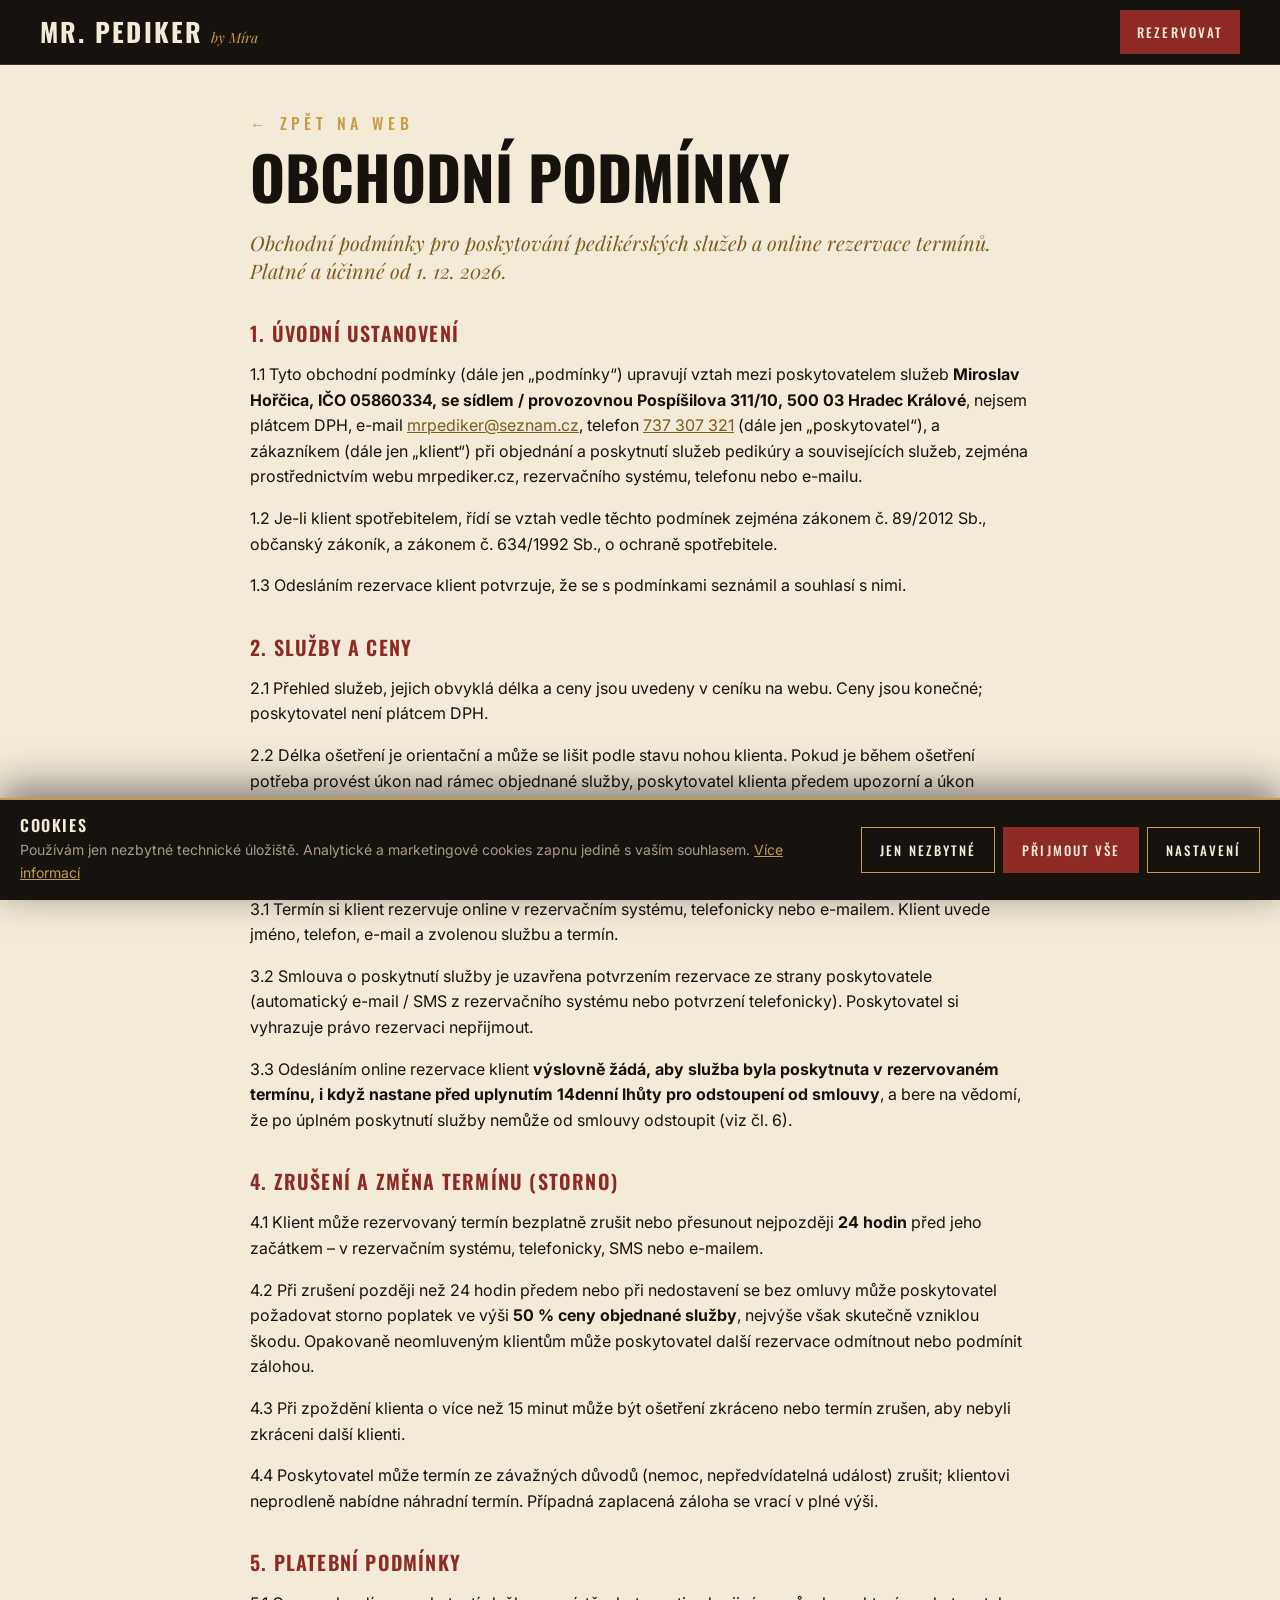
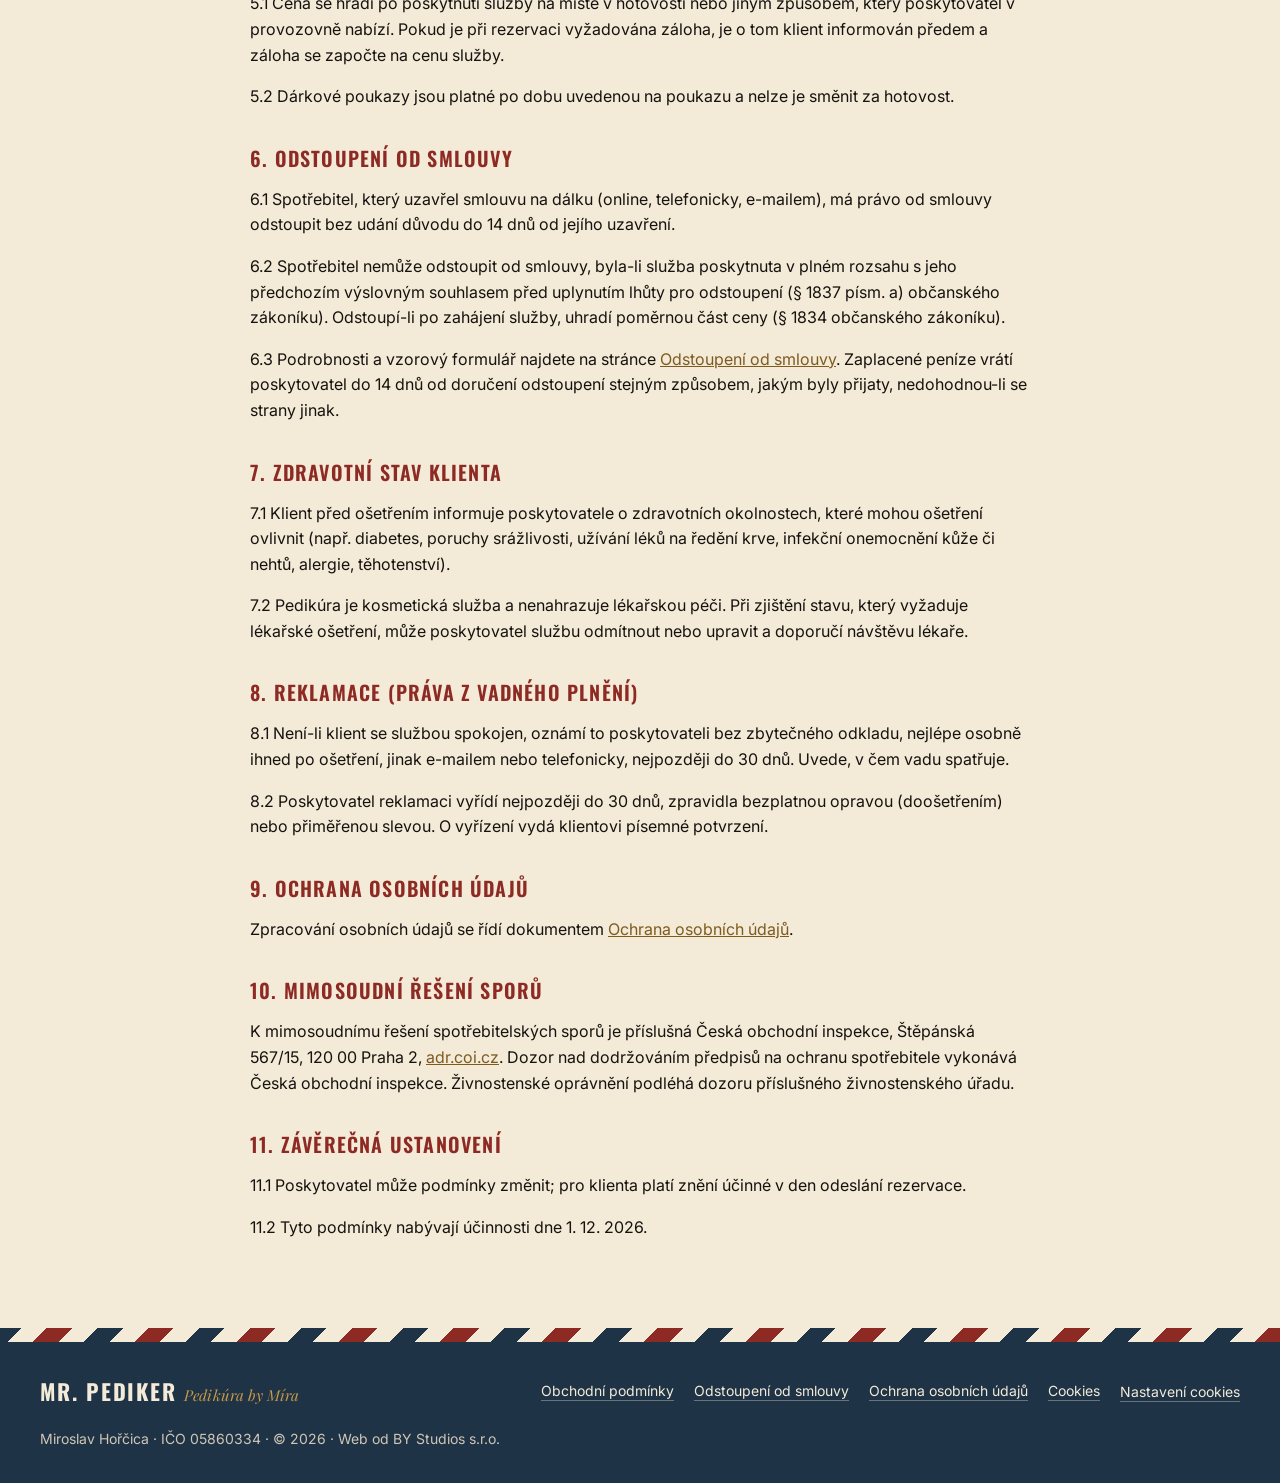
<file: obchodni-podminky.html>
<!doctype html>
<html lang="cs">
<head>
<meta charset="utf-8">
<meta name="viewport" content="width=device-width, initial-scale=1, viewport-fit=cover">
<title>Obchodní podmínky | Mr. Pediker</title>
<meta name="theme-color" content="#16130F">
<meta name="robots" content="noindex, follow">
<link rel="icon" href="favicon.svg" type="image/svg+xml">
<link rel="apple-touch-icon" href="apple-touch-icon.png">
<link rel="preconnect" href="https://fonts.googleapis.com">
<link rel="preconnect" href="https://fonts.gstatic.com" crossorigin>
<link href="https://fonts.googleapis.com/css2?family=Oswald:wght@500;600;700&family=Playfair+Display:ital,wght@0,700;1,400&family=Inter:wght@400;500&display=swap" rel="stylesheet">
<link rel="stylesheet" href="style.css">
</head>
<body>
<header class="top legal-top">
<div class="wrap">
<a class="logo" href="./" aria-label="Mr. Pediker – úvod"><b>MR. PEDIKER</b><i>by Míra</i></a>
<a class="btn btn-red" href="./#rezervace" style="min-height:44px;padding:10px 16px;font-size:13px">Rezervovat</a>
</div>
</header>
<main class="legal">
<div class="wrap">
<p class="kicker"><a href="./" style="color:inherit;text-decoration:none">← Zpět na web</a></p>
<h1>Obchodní podmínky</h1>

<p class="lead">Obchodní podmínky pro poskytování pedikérských služeb a online rezervace termínů. Platné a účinné od 1. 12. 2026.</p>

<h2>1. Úvodní ustanovení</h2>
<p>1.1 Tyto obchodní podmínky (dále jen „podmínky“) upravují vztah mezi poskytovatelem služeb <strong>Miroslav Hořčica, IČO 05860334, se sídlem / provozovnou Pospíšilova 311/10, 500 03 Hradec Králové</strong>, nejsem plátcem DPH, e-mail <a href="mailto:mrpediker@seznam.cz">mrpediker@seznam.cz</a>, telefon <a href="tel:+420737307321">737 307 321</a> (dále jen „poskytovatel“), a zákazníkem (dále jen „klient“) při objednání a poskytnutí služeb pedikúry a souvisejících služeb, zejména prostřednictvím webu mrpediker.cz, rezervačního systému, telefonu nebo e-mailu.</p>
<p>1.2 Je-li klient spotřebitelem, řídí se vztah vedle těchto podmínek zejména zákonem č. 89/2012 Sb., občanský zákoník, a zákonem č. 634/1992 Sb., o ochraně spotřebitele.</p>
<p>1.3 Odesláním rezervace klient potvrzuje, že se s podmínkami seznámil a souhlasí s nimi.</p>

<h2>2. Služby a ceny</h2>
<p>2.1 Přehled služeb, jejich obvyklá délka a ceny jsou uvedeny v ceníku na webu. Ceny jsou konečné; poskytovatel není plátcem DPH.</p>
<p>2.2 Délka ošetření je orientační a může se lišit podle stavu nohou klienta. Pokud je během ošetření potřeba provést úkon nad rámec objednané služby, poskytovatel klienta předem upozorní a úkon provede jen s jeho souhlasem.</p>

<h2>3. Rezervace termínu a uzavření smlouvy</h2>
<p>3.1 Termín si klient rezervuje online v rezervačním systému, telefonicky nebo e-mailem. Klient uvede jméno, telefon, e-mail a zvolenou službu a termín.</p>
<p>3.2 Smlouva o poskytnutí služby je uzavřena potvrzením rezervace ze strany poskytovatele (automatický e-mail / SMS z rezervačního systému nebo potvrzení telefonicky). Poskytovatel si vyhrazuje právo rezervaci nepřijmout.</p>
<p>3.3 Odesláním online rezervace klient <strong>výslovně žádá, aby služba byla poskytnuta v rezervovaném termínu, i když nastane před uplynutím 14denní lhůty pro odstoupení od smlouvy</strong>, a bere na vědomí, že po úplném poskytnutí služby nemůže od smlouvy odstoupit (viz čl. 6).</p>

<h2>4. Zrušení a změna termínu (storno)</h2>
<p>4.1 Klient může rezervovaný termín bezplatně zrušit nebo přesunout nejpozději <strong>24 hodin</strong> před jeho začátkem – v rezervačním systému, telefonicky, SMS nebo e-mailem.</p>
<p>4.2 Při zrušení později než 24 hodin předem nebo při nedostavení se bez omluvy může poskytovatel požadovat storno poplatek ve výši <strong>50 % ceny objednané služby</strong>, nejvýše však skutečně vzniklou škodu. Opakovaně neomluveným klientům může poskytovatel další rezervace odmítnout nebo podmínit zálohou.</p>
<p>4.3 Při zpoždění klienta o více než 15 minut může být ošetření zkráceno nebo termín zrušen, aby nebyli zkráceni další klienti.</p>
<p>4.4 Poskytovatel může termín ze závažných důvodů (nemoc, nepředvídatelná událost) zrušit; klientovi neprodleně nabídne náhradní termín. Případná zaplacená záloha se vrací v plné výši.</p>

<h2>5. Platební podmínky</h2>
<p>5.1 Cena se hradí po poskytnutí služby na místě v hotovosti nebo jiným způsobem, který poskytovatel v provozovně nabízí. Pokud je při rezervaci vyžadována záloha, je o tom klient informován předem a záloha se započte na cenu služby.</p>
<p>5.2 Dárkové poukazy jsou platné po dobu uvedenou na poukazu a nelze je směnit za hotovost.</p>

<h2>6. Odstoupení od smlouvy</h2>
<p>6.1 Spotřebitel, který uzavřel smlouvu na dálku (online, telefonicky, e-mailem), má právo od smlouvy odstoupit bez udání důvodu do 14 dnů od jejího uzavření.</p>
<p>6.2 Spotřebitel nemůže odstoupit od smlouvy, byla-li služba poskytnuta v plném rozsahu s jeho předchozím výslovným souhlasem před uplynutím lhůty pro odstoupení (§ 1837 písm. a) občanského zákoníku). Odstoupí-li po zahájení služby, uhradí poměrnou část ceny (§ 1834 občanského zákoníku).</p>
<p>6.3 Podrobnosti a vzorový formulář najdete na stránce <a href="odstoupeni-od-smlouvy">Odstoupení od smlouvy</a>. Zaplacené peníze vrátí poskytovatel do 14 dnů od doručení odstoupení stejným způsobem, jakým byly přijaty, nedohodnou-li se strany jinak.</p>

<h2>7. Zdravotní stav klienta</h2>
<p>7.1 Klient před ošetřením informuje poskytovatele o zdravotních okolnostech, které mohou ošetření ovlivnit (např. diabetes, poruchy srážlivosti, užívání léků na ředění krve, infekční onemocnění kůže či nehtů, alergie, těhotenství).</p>
<p>7.2 Pedikúra je kosmetická služba a nenahrazuje lékařskou péči. Při zjištění stavu, který vyžaduje lékařské ošetření, může poskytovatel službu odmítnout nebo upravit a doporučí návštěvu lékaře.</p>

<h2>8. Reklamace (práva z vadného plnění)</h2>
<p>8.1 Není-li klient se službou spokojen, oznámí to poskytovateli bez zbytečného odkladu, nejlépe osobně ihned po ošetření, jinak e-mailem nebo telefonicky, nejpozději do 30 dnů. Uvede, v čem vadu spatřuje.</p>
<p>8.2 Poskytovatel reklamaci vyřídí nejpozději do 30 dnů, zpravidla bezplatnou opravou (doošetřením) nebo přiměřenou slevou. O vyřízení vydá klientovi písemné potvrzení.</p>

<h2>9. Ochrana osobních údajů</h2>
<p>Zpracování osobních údajů se řídí dokumentem <a href="ochrana-osobnich-udaju">Ochrana osobních údajů</a>.</p>

<h2>10. Mimosoudní řešení sporů</h2>
<p>K mimosoudnímu řešení spotřebitelských sporů je příslušná Česká obchodní inspekce, Štěpánská 567/15, 120 00 Praha 2, <a href="https://adr.coi.cz">adr.coi.cz</a>. Dozor nad dodržováním předpisů na ochranu spotřebitele vykonává Česká obchodní inspekce. Živnostenské oprávnění podléhá dozoru příslušného živnostenského úřadu.</p>

<h2>11. Závěrečná ustanovení</h2>
<p>11.1 Poskytovatel může podmínky změnit; pro klienta platí znění účinné v den odeslání rezervace.</p>
<p>11.2 Tyto podmínky nabývají účinnosti dne 1. 12. 2026.</p>

</div>
</main>
<div class="pole" aria-hidden="true"></div>
<footer>
<div class="wrap">
<span class="brand">MR. PEDIKER <i>Pedikúra by Míra</i></span>
<nav aria-label="Právní informace">
<a href="obchodni-podminky">Obchodní podmínky</a>
<a href="odstoupeni-od-smlouvy">Odstoupení od smlouvy</a>
<a href="ochrana-osobnich-udaju">Ochrana osobních údajů</a>
<a href="cookies">Cookies</a>
<button type="button" data-cookie-settings>Nastavení cookies</button>
</nav>
<span class="copy">Miroslav Hořčica · IČO 05860334 · © 2026 · Web od BY Studios s.r.o.</span>
</div>
</footer>

<div class="mbar">
<a href="tel:+420737307321"><svg width="18" height="18" viewBox="0 0 24 24" fill="none" stroke="currentColor" stroke-width="1.8" aria-hidden="true"><path d="M5 4h4l2 5-2.5 1.5a11 11 0 0 0 5 5L15 13l5 2v4a2 2 0 0 1-2 2A16 16 0 0 1 3 6a2 2 0 0 1 2-2"/></svg>Zavolat</a>
<a class="r" href="./#rezervace">Rezervovat</a>
</div>

<script src="config.js" defer></script>
<script src="db.js" defer></script>
<script src="app.js" defer></script>
</body>
</html>
</file>
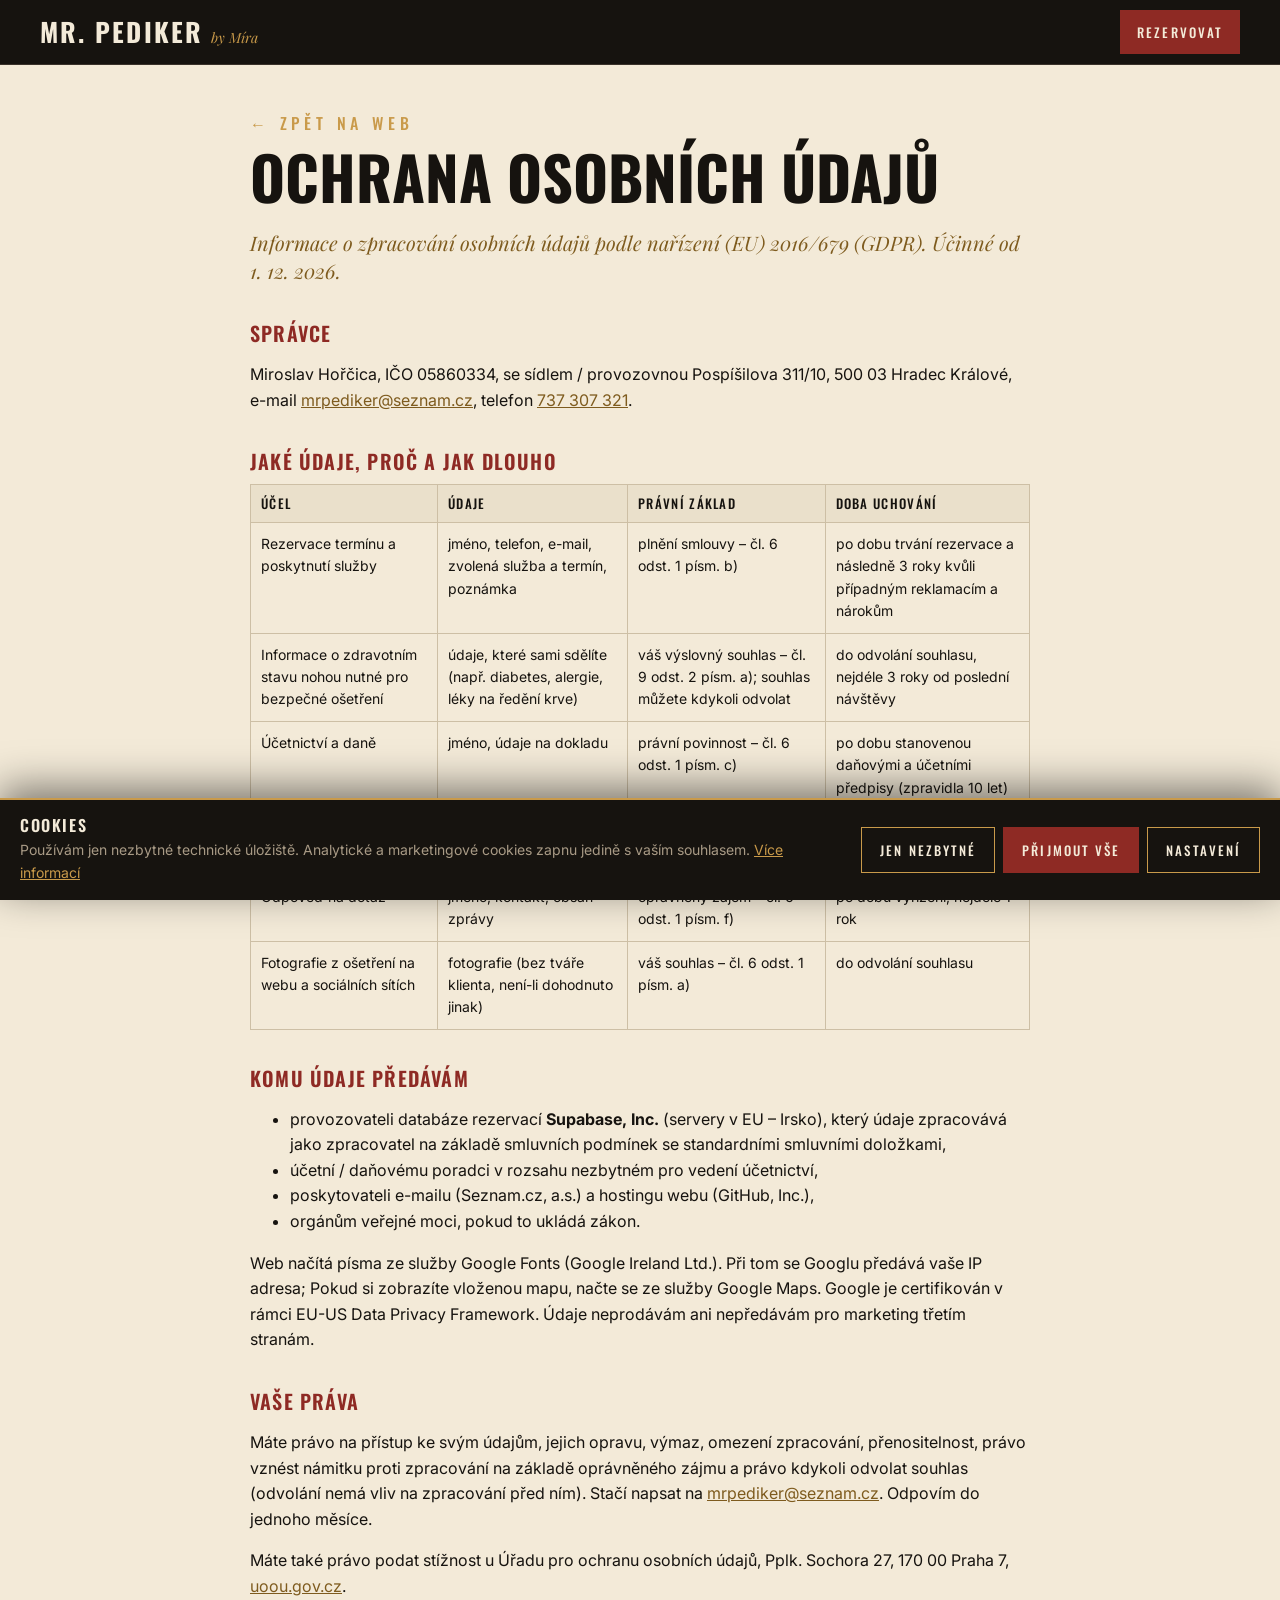
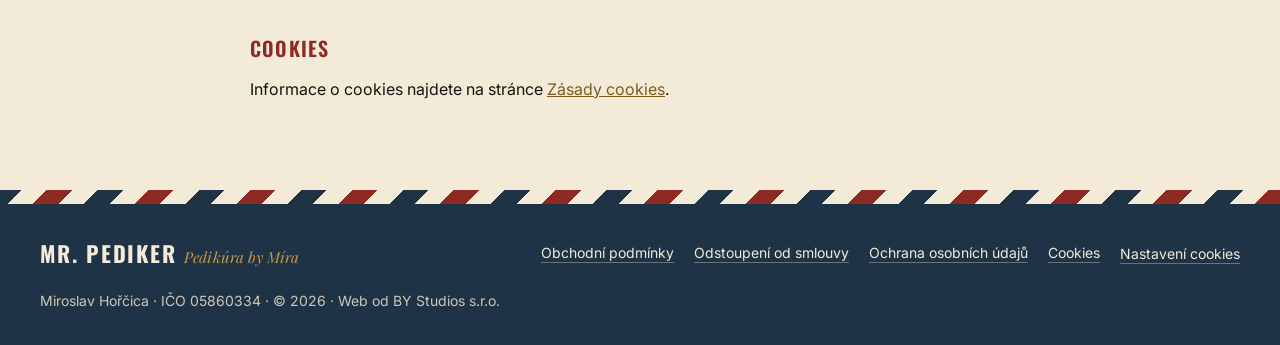
<file: ochrana-osobnich-udaju.html>
<!doctype html>
<html lang="cs">
<head>
<meta charset="utf-8">
<meta name="viewport" content="width=device-width, initial-scale=1, viewport-fit=cover">
<title>Ochrana osobních údajů | Mr. Pediker</title>
<meta name="theme-color" content="#16130F">
<meta name="robots" content="noindex, follow">
<link rel="icon" href="favicon.svg" type="image/svg+xml">
<link rel="apple-touch-icon" href="apple-touch-icon.png">
<link rel="preconnect" href="https://fonts.googleapis.com">
<link rel="preconnect" href="https://fonts.gstatic.com" crossorigin>
<link href="https://fonts.googleapis.com/css2?family=Oswald:wght@500;600;700&family=Playfair+Display:ital,wght@0,700;1,400&family=Inter:wght@400;500&display=swap" rel="stylesheet">
<link rel="stylesheet" href="style.css">
</head>
<body>
<header class="top legal-top">
<div class="wrap">
<a class="logo" href="./" aria-label="Mr. Pediker – úvod"><b>MR. PEDIKER</b><i>by Míra</i></a>
<a class="btn btn-red" href="./#rezervace" style="min-height:44px;padding:10px 16px;font-size:13px">Rezervovat</a>
</div>
</header>
<main class="legal">
<div class="wrap">
<p class="kicker"><a href="./" style="color:inherit;text-decoration:none">← Zpět na web</a></p>
<h1>Ochrana osobních údajů</h1>

<p class="lead">Informace o zpracování osobních údajů podle nařízení (EU) 2016/679 (GDPR). Účinné od 1. 12. 2026.</p>

<h2>Správce</h2>
<p>Miroslav Hořčica, IČO 05860334, se sídlem / provozovnou Pospíšilova 311/10, 500 03 Hradec Králové, e-mail <a href="mailto:mrpediker@seznam.cz">mrpediker@seznam.cz</a>, telefon <a href="tel:+420737307321">737 307 321</a>.</p>

<h2>Jaké údaje, proč a jak dlouho</h2>
<table>
<thead><tr><th>Účel</th><th>Údaje</th><th>Právní základ</th><th>Doba uchování</th></tr></thead>
<tbody>
<tr><td>Rezervace termínu a poskytnutí služby</td><td>jméno, telefon, e-mail, zvolená služba a termín, poznámka</td><td>plnění smlouvy – čl. 6 odst. 1 písm. b)</td><td>po dobu trvání rezervace a následně 3 roky kvůli případným reklamacím a nárokům</td></tr>
<tr><td>Informace o zdravotním stavu nohou nutné pro bezpečné ošetření</td><td>údaje, které sami sdělíte (např. diabetes, alergie, léky na ředění krve)</td><td>váš výslovný souhlas – čl. 9 odst. 2 písm. a); souhlas můžete kdykoli odvolat</td><td>do odvolání souhlasu, nejdéle 3 roky od poslední návštěvy</td></tr>
<tr><td>Účetnictví a daně</td><td>jméno, údaje na dokladu</td><td>právní povinnost – čl. 6 odst. 1 písm. c)</td><td>po dobu stanovenou daňovými a účetními předpisy (zpravidla 10 let)</td></tr>
<tr><td>Připomínka termínu (SMS / e-mail)</td><td>telefon, e-mail</td><td>plnění smlouvy</td><td>do proběhnutí termínu</td></tr>
<tr><td>Odpověď na dotaz</td><td>jméno, kontakt, obsah zprávy</td><td>oprávněný zájem – čl. 6 odst. 1 písm. f)</td><td>po dobu vyřízení, nejdéle 1 rok</td></tr>
<tr><td>Fotografie z ošetření na webu a sociálních sítích</td><td>fotografie (bez tváře klienta, není-li dohodnuto jinak)</td><td>váš souhlas – čl. 6 odst. 1 písm. a)</td><td>do odvolání souhlasu</td></tr>
</tbody>
</table>

<h2>Komu údaje předávám</h2>
<ul>
<li>provozovateli databáze rezervací <strong>Supabase, Inc.</strong> (servery v EU – Irsko), který údaje zpracovává jako zpracovatel na základě smluvních podmínek se standardními smluvními doložkami,</li>
<li>účetní / daňovému poradci v rozsahu nezbytném pro vedení účetnictví,</li>
<li>poskytovateli e-mailu (Seznam.cz, a.s.) a hostingu webu (GitHub, Inc.),</li>
<li>orgánům veřejné moci, pokud to ukládá zákon.</li>
</ul>
<p>Web načítá písma ze služby Google Fonts (Google Ireland Ltd.). Při tom se Googlu předává vaše IP adresa; Pokud si zobrazíte vloženou mapu, načte se ze služby Google Maps. Google je certifikován v rámci EU-US Data Privacy Framework. Údaje neprodávám ani nepředávám pro marketing třetím stranám.</p>

<h2>Vaše práva</h2>
<p>Máte právo na přístup ke svým údajům, jejich opravu, výmaz, omezení zpracování, přenositelnost, právo vznést námitku proti zpracování na základě oprávněného zájmu a právo kdykoli odvolat souhlas (odvolání nemá vliv na zpracování před ním). Stačí napsat na <a href="mailto:mrpediker@seznam.cz">mrpediker@seznam.cz</a>. Odpovím do jednoho měsíce.</p>
<p>Máte také právo podat stížnost u Úřadu pro ochranu osobních údajů, Pplk. Sochora 27, 170 00 Praha 7, <a href="https://uoou.gov.cz">uoou.gov.cz</a>.</p>

<h2>Cookies</h2>
<p>Informace o cookies najdete na stránce <a href="cookies">Zásady cookies</a>.</p>

</div>
</main>
<div class="pole" aria-hidden="true"></div>
<footer>
<div class="wrap">
<span class="brand">MR. PEDIKER <i>Pedikúra by Míra</i></span>
<nav aria-label="Právní informace">
<a href="obchodni-podminky">Obchodní podmínky</a>
<a href="odstoupeni-od-smlouvy">Odstoupení od smlouvy</a>
<a href="ochrana-osobnich-udaju">Ochrana osobních údajů</a>
<a href="cookies">Cookies</a>
<button type="button" data-cookie-settings>Nastavení cookies</button>
</nav>
<span class="copy">Miroslav Hořčica · IČO 05860334 · © 2026 · Web od BY Studios s.r.o.</span>
</div>
</footer>

<div class="mbar">
<a href="tel:+420737307321"><svg width="18" height="18" viewBox="0 0 24 24" fill="none" stroke="currentColor" stroke-width="1.8" aria-hidden="true"><path d="M5 4h4l2 5-2.5 1.5a11 11 0 0 0 5 5L15 13l5 2v4a2 2 0 0 1-2 2A16 16 0 0 1 3 6a2 2 0 0 1 2-2"/></svg>Zavolat</a>
<a class="r" href="./#rezervace">Rezervovat</a>
</div>

<script src="config.js" defer></script>
<script src="db.js" defer></script>
<script src="app.js" defer></script>
</body>
</html>
</file>
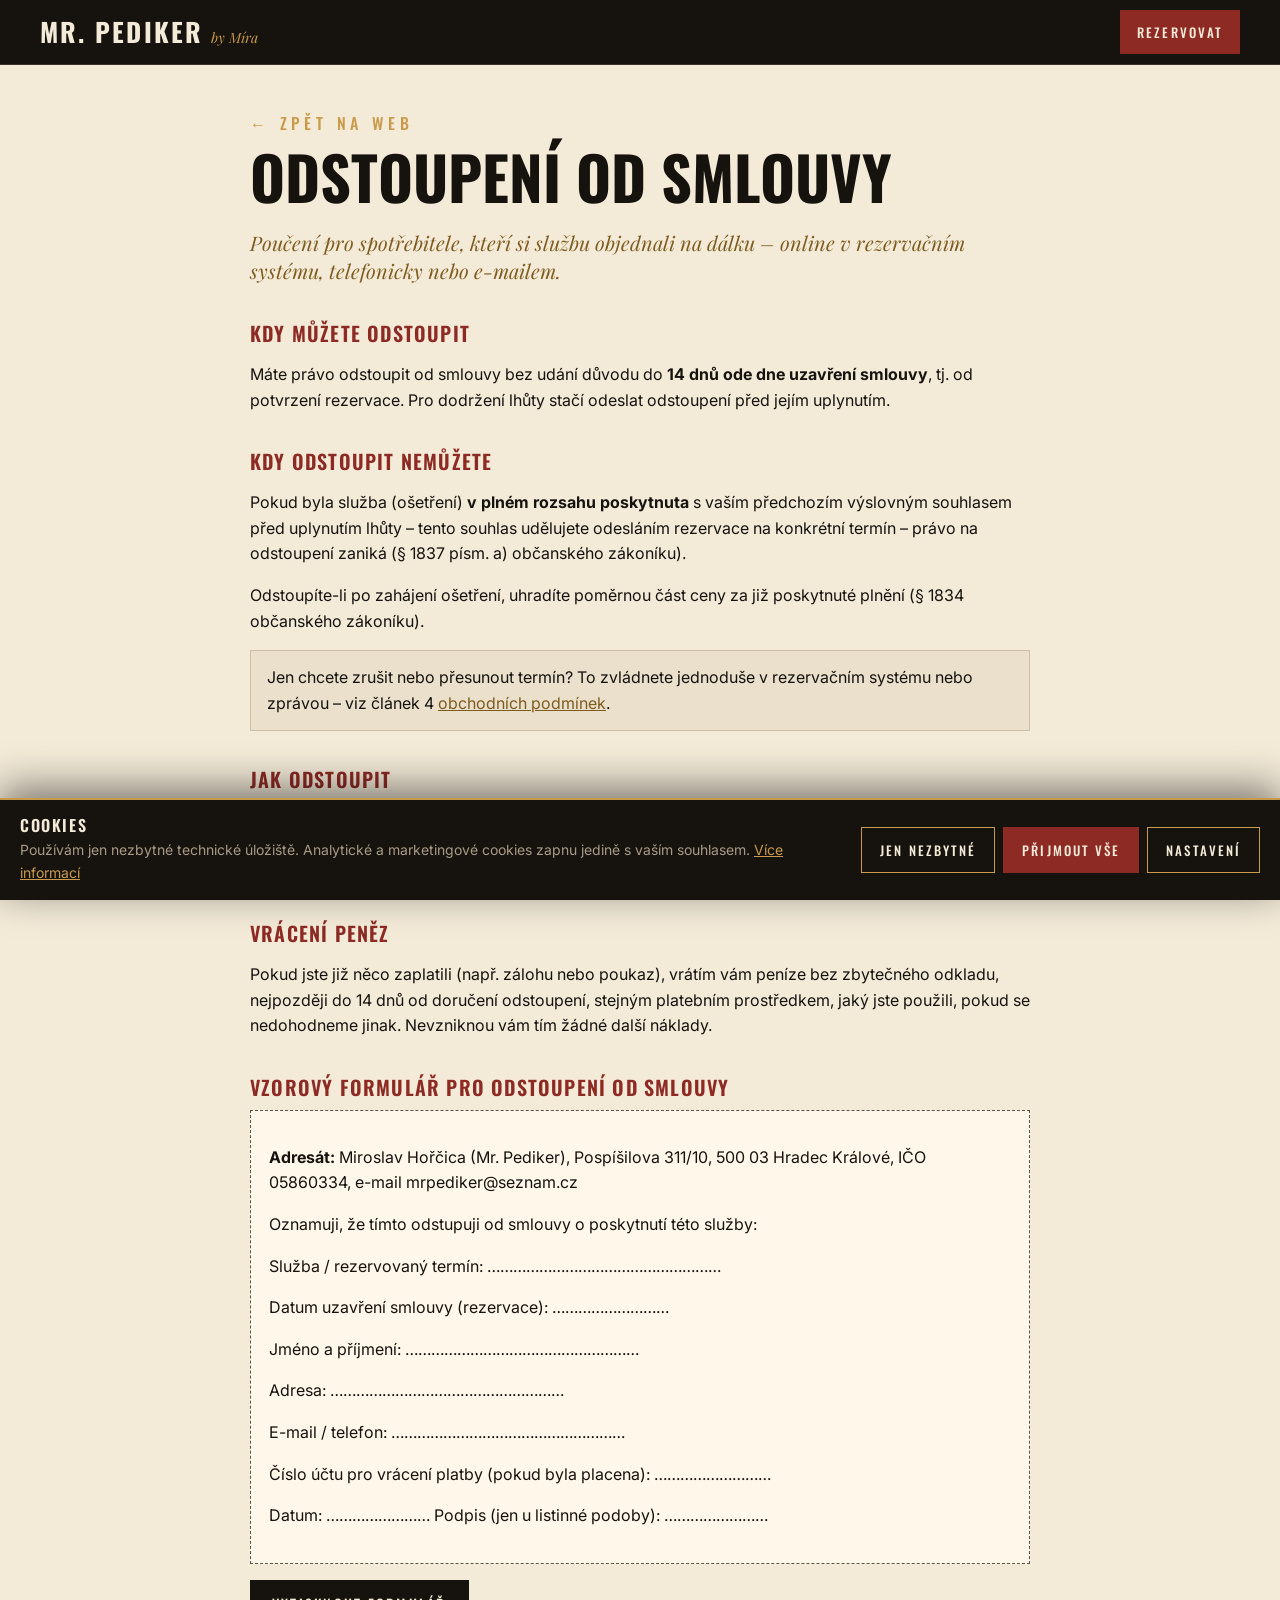
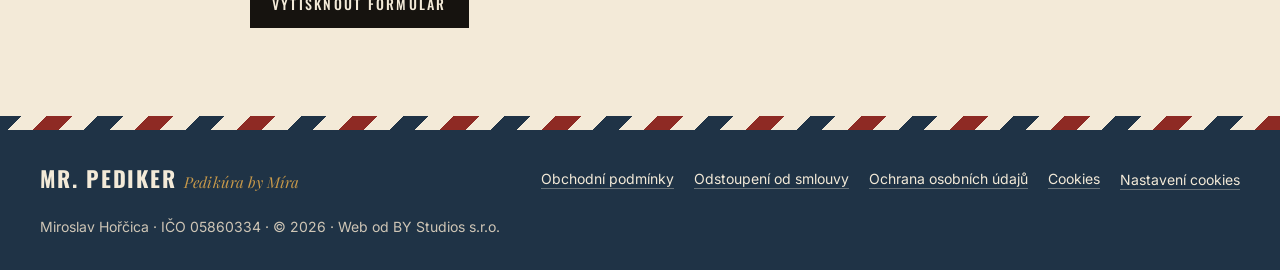
<file: odstoupeni-od-smlouvy.html>
<!doctype html>
<html lang="cs">
<head>
<meta charset="utf-8">
<meta name="viewport" content="width=device-width, initial-scale=1, viewport-fit=cover">
<title>Odstoupení od smlouvy | Mr. Pediker</title>
<meta name="theme-color" content="#16130F">
<meta name="robots" content="noindex, follow">
<link rel="icon" href="favicon.svg" type="image/svg+xml">
<link rel="apple-touch-icon" href="apple-touch-icon.png">
<link rel="preconnect" href="https://fonts.googleapis.com">
<link rel="preconnect" href="https://fonts.gstatic.com" crossorigin>
<link href="https://fonts.googleapis.com/css2?family=Oswald:wght@500;600;700&family=Playfair+Display:ital,wght@0,700;1,400&family=Inter:wght@400;500&display=swap" rel="stylesheet">
<link rel="stylesheet" href="style.css">
</head>
<body>
<header class="top legal-top">
<div class="wrap">
<a class="logo" href="./" aria-label="Mr. Pediker – úvod"><b>MR. PEDIKER</b><i>by Míra</i></a>
<a class="btn btn-red" href="./#rezervace" style="min-height:44px;padding:10px 16px;font-size:13px">Rezervovat</a>
</div>
</header>
<main class="legal">
<div class="wrap">
<p class="kicker"><a href="./" style="color:inherit;text-decoration:none">← Zpět na web</a></p>
<h1>Odstoupení od smlouvy</h1>

<p class="lead">Poučení pro spotřebitele, kteří si službu objednali na dálku – online v rezervačním systému, telefonicky nebo e-mailem.</p>

<h2>Kdy můžete odstoupit</h2>
<p>Máte právo odstoupit od smlouvy bez udání důvodu do <strong>14 dnů ode dne uzavření smlouvy</strong>, tj. od potvrzení rezervace. Pro dodržení lhůty stačí odeslat odstoupení před jejím uplynutím.</p>

<h2>Kdy odstoupit nemůžete</h2>
<p>Pokud byla služba (ošetření) <strong>v plném rozsahu poskytnuta</strong> s vaším předchozím výslovným souhlasem před uplynutím lhůty – tento souhlas udělujete odesláním rezervace na konkrétní termín – právo na odstoupení zaniká (§ 1837 písm. a) občanského zákoníku).</p>
<p>Odstoupíte-li po zahájení ošetření, uhradíte poměrnou část ceny za již poskytnuté plnění (§ 1834 občanského zákoníku).</p>
<p class="note">Jen chcete zrušit nebo přesunout termín? To zvládnete jednoduše v rezervačním systému nebo zprávou – viz článek 4 <a href="obchodni-podminky">obchodních podmínek</a>.</p>

<h2>Jak odstoupit</h2>
<p>Pošlete jednoznačné prohlášení e-mailem na <a href="mailto:mrpediker@seznam.cz">mrpediker@seznam.cz</a> nebo poštou na adresu Miroslav Hořčica, Pospíšilova 311/10, 500 03 Hradec Králové. Můžete použít vzorový formulář níže, není to však povinné.</p>

<h2>Vrácení peněz</h2>
<p>Pokud jste již něco zaplatili (např. zálohu nebo poukaz), vrátím vám peníze bez zbytečného odkladu, nejpozději do 14 dnů od doručení odstoupení, stejným platebním prostředkem, jaký jste použili, pokud se nedohodneme jinak. Nevzniknou vám tím žádné další náklady.</p>

<h2>Vzorový formulář pro odstoupení od smlouvy</h2>
<div class="form-box">
<p><strong>Adresát:</strong> Miroslav Hořčica (Mr. Pediker), Pospíšilova 311/10, 500 03 Hradec Králové, IČO 05860334, e-mail mrpediker@seznam.cz</p>
<p>Oznamuji, že tímto odstupuji od smlouvy o poskytnutí této služby:</p>
<p>Služba / rezervovaný termín: ………………………………………………</p>
<p>Datum uzavření smlouvy (rezervace): ………………………</p>
<p>Jméno a příjmení: ………………………………………………</p>
<p>Adresa: ………………………………………………</p>
<p>E-mail / telefon: ………………………………………………</p>
<p>Číslo účtu pro vrácení platby (pokud byla placena): ………………………</p>
<p>Datum: ……………………  Podpis (jen u listinné podoby): ……………………</p>
</div>
<p><button type="button" class="btn-print" onclick="window.print()">Vytisknout formulář</button></p>

</div>
</main>
<div class="pole" aria-hidden="true"></div>
<footer>
<div class="wrap">
<span class="brand">MR. PEDIKER <i>Pedikúra by Míra</i></span>
<nav aria-label="Právní informace">
<a href="obchodni-podminky">Obchodní podmínky</a>
<a href="odstoupeni-od-smlouvy">Odstoupení od smlouvy</a>
<a href="ochrana-osobnich-udaju">Ochrana osobních údajů</a>
<a href="cookies">Cookies</a>
<button type="button" data-cookie-settings>Nastavení cookies</button>
</nav>
<span class="copy">Miroslav Hořčica · IČO 05860334 · © 2026 · Web od BY Studios s.r.o.</span>
</div>
</footer>

<div class="mbar">
<a href="tel:+420737307321"><svg width="18" height="18" viewBox="0 0 24 24" fill="none" stroke="currentColor" stroke-width="1.8" aria-hidden="true"><path d="M5 4h4l2 5-2.5 1.5a11 11 0 0 0 5 5L15 13l5 2v4a2 2 0 0 1-2 2A16 16 0 0 1 3 6a2 2 0 0 1 2-2"/></svg>Zavolat</a>
<a class="r" href="./#rezervace">Rezervovat</a>
</div>

<script src="config.js" defer></script>
<script src="db.js" defer></script>
<script src="app.js" defer></script>
</body>
</html>
</file>
<file: style.css>
/* Mr. Pediker – barbershop styl pro pedikúru. Mobile-first. */
:root{
  --ground:#16130F; --surface:#221D18; --ink:#F3EAD8; --muted:#A89A85; --brass:#C99A4A;
  --red:#8E2A24; --blue:#1F3346; --hair:#3A322A;
  --paper:#F3EAD8; --paper-2:#EAE0CB; --ink-dark:#16130F; --muted-dark:#5E5244; --brass-dark:#7E5B1E; --hair-light:#CDBFA5;
  --display:"Oswald","Arial Narrow",sans-serif; --serif:"Playfair Display",Georgia,serif; --sans:"Inter",system-ui,-apple-system,"Segoe UI",sans-serif;
  --pad:20px; --bar:72px;
}
*,*::before,*::after{box-sizing:border-box}
html{scroll-behavior:smooth;-webkit-text-size-adjust:100%;scroll-padding-top:72px}
body{margin:0;background:var(--ground);color:var(--ink);font:400 16px/1.6 var(--sans);overflow-x:hidden;padding-bottom:calc(var(--bar) + env(safe-area-inset-bottom))}
img{max-width:100%;height:auto;display:block}
a{color:var(--brass)} a:hover{color:var(--ink)}
:focus-visible{outline:2px solid var(--brass);outline-offset:3px}
.wrap{max-width:1240px;margin:0 auto;padding:0 var(--pad)}
.sr-only{position:absolute;width:1px;height:1px;overflow:hidden;clip:rect(0 0 0 0);white-space:nowrap}
.pole{height:14px;background:repeating-linear-gradient(-45deg,var(--red) 0 18px,var(--paper) 18px 36px,var(--blue) 36px 54px,var(--paper) 54px 72px)}
.kicker{margin:0;font:500 12px/1.3 var(--display);letter-spacing:.3em;text-transform:uppercase;color:var(--brass)}
.h2{margin:10px 0 32px;font:700 clamp(32px,8vw,56px)/1.12 var(--display);text-transform:uppercase;letter-spacing:.02em}
.center{text-align:center}
section{padding:64px 0}
.btn{display:inline-flex;align-items:center;justify-content:center;gap:10px;min-height:52px;padding:14px 26px;font:500 15px/1 var(--display);letter-spacing:.16em;text-transform:uppercase;text-decoration:none;border:1px solid transparent;cursor:pointer;-webkit-tap-highlight-color:transparent;transition:filter .15s,transform .1s}
.btn:active{transform:scale(.97)}
.btn-red{background:var(--red);color:var(--ink)} .btn-red:hover{filter:brightness(1.15);color:var(--ink)}
.btn-dark{background:var(--ground);color:var(--ink)} .btn-dark:hover{color:var(--ink);filter:brightness(1.3)}
.btn-line{border-color:var(--brass);color:var(--ink);background:transparent} .btn-line:hover{background:rgba(201,154,74,.12);color:var(--ink)}
.btn-block{width:100%}

/* Hlavička */
.top{position:sticky;top:0;z-index:40;background:var(--ground);border-bottom:1px solid var(--hair)}
.top .wrap{display:flex;align-items:center;justify-content:space-between;height:64px}
.logo{display:flex;align-items:baseline;gap:8px;text-decoration:none;white-space:nowrap}
@media(max-width:400px){.legal-top .logo i{display:none}}
.logo b{font:700 22px/1 var(--display);letter-spacing:.08em;color:var(--ink)}
.logo i{font:italic 14px/1 var(--serif);color:var(--brass)}
.menu-btn{width:48px;height:48px;display:inline-flex;align-items:center;justify-content:center;background:none;border:1px solid var(--hair);color:var(--ink);cursor:pointer}
.nav{position:fixed;inset:64px 0 0 0;background:var(--ground);display:none;flex-direction:column;padding:24px var(--pad);gap:4px;overflow:auto}
.nav.open{display:flex}
.nav a{font:500 22px/1 var(--display);letter-spacing:.14em;text-transform:uppercase;color:var(--ink);text-decoration:none;padding:18px 0;border-bottom:1px solid var(--hair)}
.nav .btn{margin-top:20px;border:0;padding:14px 26px;font-size:16px}
@media(min-width:900px){
  .menu-btn{display:none}
  .nav{position:static;display:flex;flex-direction:row;align-items:center;gap:28px;padding:0;background:none;overflow:visible}
  .nav a{font-size:14px;padding:0;border:0;letter-spacing:.18em}
  .nav .btn{margin:0;font-size:14px;min-height:44px;padding:12px 20px}
  .logo b{font-size:26px}
}

/* Hero */
.hero{padding:44px 0 56px}
.hero .wrap{display:grid;gap:36px;align-items:center}
.hero h1{margin:14px 0 0;font:700 clamp(54px,16vw,116px)/1.08 var(--display);text-transform:uppercase}
.hero .script{margin:18px 0 0;font:italic clamp(22px,5.6vw,30px)/1.25 var(--serif);color:var(--brass)}
.hero .lead{margin:16px 0 0;color:var(--muted);max-width:540px}
.hero .cta{margin-top:28px;display:grid;gap:12px}
.emblem{width:min(72vw,300px);margin:0 auto}
@media(min-width:700px){.hero .cta{display:flex;flex-wrap:wrap}}
@media(min-width:900px){.hero{padding:96px 0 104px}.hero .wrap{grid-template-columns:1.4fr 1fr;gap:56px}.emblem{width:100%;max-width:420px}}

.strip{background:var(--blue)}
.strip ul{list-style:none;margin:0;padding:14px var(--pad);display:flex;flex-wrap:wrap;justify-content:center;gap:6px 22px;font:500 13px/1.4 var(--display);letter-spacing:.18em;text-transform:uppercase}
.strip li+li::before{content:"◆";color:var(--brass);margin-right:22px;font-size:10px;vertical-align:2px}
@media(max-width:560px){.strip li+li::before{display:none}.strip ul{flex-direction:column;align-items:center}}

/* Služby */
.cards{display:grid;gap:16px}
@media(min-width:640px){.cards{grid-template-columns:repeat(2,1fr)}}
@media(min-width:1100px){.cards{grid-template-columns:repeat(4,1fr);gap:24px}}
.card{background:var(--surface);padding:7px}
.card>div{border:1px solid var(--brass);outline:1px solid var(--brass);outline-offset:-6px;padding:26px 22px;height:100%;display:flex;flex-direction:column;gap:10px}
.card .num{font:italic 24px/1 var(--serif);color:var(--brass)}
.card h3{margin:0;font:600 22px/1.15 var(--display);letter-spacing:.04em;text-transform:uppercase}
.card p{margin:0;color:var(--muted);font-size:15px;flex-grow:1}
.card .meta{display:flex;justify-content:space-between;align-items:center;border-top:1px solid var(--hair);padding-top:12px;gap:12px}
.card .meta span{font-size:14px;color:var(--muted)}
.card .meta b{font:700 24px/1 var(--serif);color:var(--brass)}
.card .btn{min-height:44px;padding:10px 14px;font-size:13px;margin-top:6px}

/* Ceník */
.paper{background:var(--paper);color:var(--ink-dark)}
.paper .kicker{color:var(--brass-dark)}
.price{max-width:880px;margin:0 auto}
.price h3{margin:32px 0 4px;font:600 17px/1.2 var(--display);letter-spacing:.2em;text-transform:uppercase;color:var(--red)}
.row{display:flex;align-items:baseline;gap:10px;padding:13px 0;border-bottom:1px solid var(--hair-light)}
.row .n{font:500 17px/1.3 var(--display);letter-spacing:.02em;min-width:0}
.row small{display:block;font:400 13px/1.4 var(--sans);color:var(--muted-dark);letter-spacing:0}
.row .dots{flex:1 1 16px;border-bottom:2px dotted var(--hair-light);transform:translateY(-5px)}
.row .p{font:700 19px/1 var(--serif);color:var(--brass-dark);white-space:nowrap}
.price .note{margin:28px 0 0;text-align:center;font-size:14px;color:var(--muted-dark)}

/* O mně, galerie */
.about{display:grid;gap:32px;align-items:center}
@media(min-width:900px){.about{grid-template-columns:1fr 1.3fr;gap:56px}}
.frame{padding:8px;border:1px solid var(--brass);background:var(--surface)}
.frame img{width:100%;aspect-ratio:3/4;object-fit:cover;filter:sepia(.12) contrast(1.04)}
.about p{color:var(--muted);margin:0 0 14px}
.about blockquote{margin:24px 0 0;padding-top:20px;border-top:1px solid var(--hair);font:italic clamp(22px,5vw,28px)/1.3 var(--serif);color:var(--ink)}
.gal{background:var(--surface)}
.gallery{display:grid;gap:20px;max-width:1000px;margin:0 auto}
@media(min-width:640px){.gallery{grid-template-columns:1fr 1fr}}
.gallery .frame{background:var(--ground)}
.gallery img{aspect-ratio:4/5}
.gallery figure{margin:0}
.gallery figcaption{margin-top:12px;text-align:center;font:italic 19px/1.3 var(--serif);color:var(--brass)}

/* Recenze */
.rev-grid{display:grid;gap:16px}
@media(min-width:800px){.rev-grid{grid-template-columns:repeat(3,1fr);gap:24px}}
.review{margin:0;background:var(--surface);border:1px solid var(--hair);padding:24px 20px;display:flex;flex-direction:column;gap:14px}
.review blockquote{margin:0;font:italic 19px/1.45 var(--serif);color:var(--ink);flex-grow:1}
.review .reply{margin:0;padding:10px 12px;border-left:2px solid var(--brass);font-size:14px;color:var(--muted)}
.review figcaption{display:flex;align-items:center;gap:12px}
.review .ini{width:44px;height:44px;flex:none;border-radius:50%;border:1px solid var(--brass);display:flex;align-items:center;justify-content:center;font:600 15px/1 var(--display);letter-spacing:.06em;color:var(--brass)}
.review figcaption b{display:block;font:600 16px/1.2 var(--display);letter-spacing:.06em}
.review small{display:flex;align-items:center;gap:6px;font-size:13px;color:var(--muted)}
.review .more{font:500 13px/1 var(--display);letter-spacing:.14em;text-transform:uppercase;text-decoration:none;padding:8px 0;min-height:36px;display:inline-flex;align-items:center}
.rev-note{margin:20px 0 0;text-align:center;font-size:13px;color:var(--muted)}
.rev-links{margin-top:20px;display:grid;gap:10px;max-width:640px;margin-left:auto;margin-right:auto}
@media(min-width:640px){.rev-links{grid-template-columns:1fr 1fr}}
.rev-links .btn{font-size:13px;padding:12px 14px}

/* Kroky */
.steps{border-top:1px solid var(--hair);border-bottom:1px solid var(--hair);padding:48px 0}
.steps .wrap{display:grid;gap:28px}
@media(min-width:800px){.steps .wrap{grid-template-columns:repeat(3,1fr)}}
.step{display:flex;gap:18px}
.step b{font:700 48px/1.1 var(--display);color:var(--brass)}
.step h3{margin:4px 0 4px;font:600 20px/1.2 var(--display);letter-spacing:.04em;text-transform:uppercase}
.step p{margin:0;color:var(--muted);font-size:15px}

/* Rezervace */
.booking{background:var(--surface)}
.bk{max-width:760px;margin:0 auto;background:var(--ground);border:1px solid var(--brass);outline:1px solid var(--brass);outline-offset:-8px;padding:28px 18px}
@media(min-width:640px){.bk{padding:44px 40px}}
fieldset.bk-pane{min-width:0;min-inline-size:0;border:0;margin:0;padding:0}
fieldset.bk-pane legend{padding:0}
.bk-steps{display:flex;gap:6px;margin:0 0 26px;padding:0;list-style:none}
.bk-steps li{flex:1;height:4px;background:var(--hair)}
.bk-steps li.on{background:var(--brass)}
.bk h3{margin:0 0 6px;font:600 22px/1.2 var(--display);letter-spacing:.06em;text-transform:uppercase}
.bk .hint{margin:0 0 18px;color:var(--muted);font-size:14px}
.opts{display:grid;gap:10px}
.opt{display:flex;justify-content:space-between;align-items:center;gap:12px;width:100%;min-height:60px;padding:14px 16px;background:var(--surface);border:1px solid var(--hair);color:var(--ink);font:500 16px/1.25 var(--display);letter-spacing:.04em;text-align:left;cursor:pointer;-webkit-tap-highlight-color:transparent}
.opt small{display:block;font:400 13px/1.3 var(--sans);color:var(--muted);letter-spacing:0;margin-top:3px}
.opt b{font:700 18px/1 var(--serif);color:var(--brass);white-space:nowrap}
.opt[aria-pressed="true"]{border-color:var(--brass);background:#2c251d;box-shadow:inset 0 0 0 1px var(--brass)}
.days{display:grid;grid-auto-flow:column;grid-auto-columns:76px;gap:8px;overflow-x:auto;padding-bottom:8px;scroll-snap-type:x mandatory;-webkit-overflow-scrolling:touch;margin:0 -2px}
.day{scroll-snap-align:start;min-height:76px;display:flex;flex-direction:column;align-items:center;justify-content:center;gap:2px;background:var(--surface);border:1px solid var(--hair);color:var(--ink);cursor:pointer;font-family:var(--display)}
.day span{font-size:11px;letter-spacing:.16em;text-transform:uppercase;color:var(--muted)}
.day b{font-size:24px;line-height:1}
.day[aria-pressed="true"]{border-color:var(--brass);box-shadow:inset 0 0 0 1px var(--brass)}
.day[aria-pressed="true"] span{color:var(--brass)}
.times{display:grid;grid-template-columns:repeat(3,1fr);gap:8px;margin-top:18px}
@media(min-width:520px){.times{grid-template-columns:repeat(4,1fr)}}
.time{min-height:48px;background:var(--surface);border:1px solid var(--hair);color:var(--ink);font:500 16px/1 var(--display);letter-spacing:.06em;cursor:pointer}
.time[aria-pressed="true"]{background:var(--brass);color:var(--ink-dark);border-color:var(--brass)}
.field{display:grid;gap:6px;margin-bottom:14px}
.field label{font:500 12px/1 var(--display);letter-spacing:.2em;text-transform:uppercase;color:var(--brass)}
.field input,.field textarea{width:100%;min-height:52px;padding:14px;background:var(--surface);border:1px solid var(--hair);border-radius:2px;color:var(--ink);font:400 16px/1.4 var(--sans)}
.field textarea{min-height:96px;resize:vertical}
.field input:focus,.field textarea:focus{outline:none;border-color:var(--brass)}
.check{display:flex;gap:12px;align-items:flex-start;margin:6px 0 12px;font-size:14px;color:var(--muted);line-height:1.5}
.check input{width:22px;height:22px;flex:none;margin:1px 0 0;accent-color:var(--brass)}
.summary{background:var(--surface);border:1px solid var(--hair);padding:16px;margin:0 0 18px;font-size:15px}
.summary dl{margin:0;display:grid;grid-template-columns:auto 1fr;gap:6px 14px}
.summary dt{color:var(--muted)} .summary dd{margin:0;font-weight:500}
.bk-nav{display:flex;gap:10px;margin-top:22px}
.bk-nav .btn{flex:1}
.err{color:#E7C27D;font-size:14px;margin:8px 0 0;min-height:1em}
.send{display:grid;gap:10px}
.bk-done{text-align:center}
.bk-done .big{font:700 40px/1.15 var(--display);text-transform:uppercase;margin:6px 0 12px}

/* CTA, kontakt, patička */
.cta-band{background:var(--red);text-align:center}
.cta-band .script{margin:0;font:italic 24px/1.2 var(--serif)}
.cta-band h2{margin:6px 0 26px;font:700 clamp(40px,11vw,72px)/1.1 var(--display);text-transform:uppercase}
.cta-band .row-btn{display:grid;gap:12px;max-width:420px;margin:0 auto}
@media(min-width:640px){.cta-band .row-btn{display:flex;justify-content:center;max-width:none}}
.contact{display:grid;gap:36px}
@media(min-width:900px){.contact{grid-template-columns:1fr 1fr;gap:48px}}
.contact dl{margin:0;display:grid;gap:4px 18px}
.contact dt{font:500 12px/1 var(--display);letter-spacing:.2em;text-transform:uppercase;color:var(--brass);margin-top:14px}
.contact dd{margin:0}
.contact .muted{color:var(--muted)}
@media(min-width:560px){.contact dl{grid-template-columns:110px 1fr}.contact dt{margin-top:4px}}
.social{margin-top:26px;display:flex;flex-wrap:wrap;gap:12px}
.social a{display:inline-flex;align-items:center;gap:10px;min-height:48px;padding:10px 16px;border:1px solid var(--hair);color:var(--ink);text-decoration:none}
.mapbox{display:grid;gap:12px}
.map-links{display:grid;grid-template-columns:1fr 1fr;gap:10px}
.map-links .btn{padding:12px 10px;font-size:13px;min-height:48px}
.map iframe{position:absolute;inset:0;width:100%;height:100%;border:0;filter:grayscale(.35) contrast(1.05)}
.map-note{font-size:12px}
.map{position:relative;min-height:340px;overflow:hidden;background:var(--surface);border:1px solid var(--hair);display:flex;flex-direction:column;align-items:center;justify-content:center;gap:10px;text-decoration:none;color:var(--muted);padding:24px;text-align:center}
.map strong{font:500 15px/1.3 var(--display);letter-spacing:.18em;text-transform:uppercase;color:var(--ink)}
footer{background:var(--blue);font-size:14px}
footer .wrap{padding-top:32px;padding-bottom:32px;display:grid;gap:18px}
footer .brand{font:700 22px/1 var(--display);letter-spacing:.08em}
footer .brand i{font:italic 400 15px var(--serif);letter-spacing:0;color:var(--brass)}
footer nav{display:flex;flex-wrap:wrap;gap:8px 20px}
footer nav a,footer nav button{color:var(--ink);text-decoration:underline;text-decoration-color:rgba(243,234,216,.35);text-underline-offset:4px;background:none;border:0;padding:6px 0;font:inherit;cursor:pointer;min-height:36px}
footer .copy{color:#cfc6b6}
@media(min-width:900px){footer .wrap{grid-template-columns:auto 1fr;align-items:center}footer nav{justify-content:flex-end}footer .copy{grid-column:1/-1}}

/* Spodní lišta na telefonu */
.mbar{position:fixed;left:0;right:0;bottom:0;z-index:45;display:grid;grid-template-columns:1fr 1.4fr;gap:1px;background:var(--hair);padding-bottom:env(safe-area-inset-bottom);box-shadow:0 -6px 20px rgba(0,0,0,.35)}
.mbar a{display:flex;align-items:center;justify-content:center;gap:8px;height:var(--bar);font:500 15px/1 var(--display);letter-spacing:.14em;text-transform:uppercase;text-decoration:none;color:var(--ink);background:var(--ground)}
.mbar a.r{background:var(--red)}
@media(min-width:900px){.mbar{display:none}body{padding-bottom:0}}
@media(min-width:900px){section{padding:96px 0}}

/* Cookie lišta – dole přes celou šířku */
.cookie{position:fixed;left:0;right:0;bottom:0;z-index:60;background:var(--ground);border-top:2px solid var(--brass);padding:16px var(--pad) calc(16px + env(safe-area-inset-bottom));box-shadow:0 -10px 40px rgba(0,0,0,.5)}
.cookie .in{max-width:1240px;margin:0 auto;display:grid;gap:12px}
.cookie h2{margin:0 0 4px;font:600 16px/1.2 var(--display);letter-spacing:.1em;text-transform:uppercase}
.cookie p{margin:0;font-size:14px;color:var(--muted)}
.cookie .acts{display:grid;grid-template-columns:1fr 1fr;gap:8px}
.cookie .acts .btn{min-height:46px;padding:10px;font-size:13px}
.cookie .acts .wide{grid-column:1/-1}
.cookie .prefs{display:none}
.cookie.show-prefs .prefs{display:block}
.cookie label{display:flex;gap:10px;align-items:flex-start;padding:8px 0;font-size:14px;border-bottom:1px solid var(--hair)}
.cookie label input{width:20px;height:20px;flex:none;accent-color:var(--brass);margin-top:1px}
@media(min-width:900px){.cookie .in{grid-template-columns:1fr auto;align-items:center;gap:12px 32px}.cookie .prefs{grid-column:1/-1}.cookie .acts{grid-template-columns:repeat(3,auto)}.cookie .acts .wide{grid-column:auto}.cookie .acts .btn{padding:10px 18px}}

/* Právní stránky */
.legal{background:var(--paper);color:var(--ink-dark);padding:48px 0 72px}
.legal .wrap{max-width:820px}
.legal h1{margin:8px 0 18px;font:700 clamp(36px,9vw,60px)/1.12 var(--display);text-transform:uppercase}
.legal h2{margin:36px 0 10px;font:600 20px/1.25 var(--display);letter-spacing:.06em;text-transform:uppercase;color:var(--red)}
.legal p,.legal li{font-size:16px}
.legal .lead{font:italic 20px/1.4 var(--serif);color:var(--brass-dark)}
.legal a{color:var(--brass-dark)}
.legal .note{background:var(--paper-2);padding:14px 16px;border-left:0;border:1px solid var(--hair-light)}
.legal table{width:100%;border-collapse:collapse;font-size:14px;display:block;overflow-x:auto}
.legal th,.legal td{border:1px solid var(--hair-light);padding:10px;text-align:left;vertical-align:top;min-width:140px}
.legal th{background:var(--paper-2);font:500 13px/1.3 var(--display);letter-spacing:.1em;text-transform:uppercase}
.legal code{font-size:13px;background:var(--paper-2);padding:1px 5px}
.form-box{border:1px dashed var(--muted-dark);padding:18px;background:#fff8ea}
.btn-print{min-height:48px;padding:12px 22px;background:var(--ink-dark);color:var(--paper);border:0;font:500 14px/1 var(--display);letter-spacing:.16em;text-transform:uppercase;cursor:pointer}
@media print{.top,.mbar,footer,.cookie,.btn-print,.pole{display:none!important}body{background:#fff;padding:0}.legal{padding:0}}
@media(prefers-reduced-motion:reduce){html{scroll-behavior:auto}*{transition:none!important}}
</file>
<file: admin/admin.css>
:root{--bg:#16130F;--sf:#221D18;--sf2:#2B251E;--ink:#F3EAD8;--mut:#A89A85;--br:#C99A4A;--red:#8E2A24;--blue:#1F3346;--hair:#3A322A;--ok:#5E8C5A;--warn:#C9842A;
--d:"Oswald","Arial Narrow",sans-serif;--s:"Inter",system-ui,-apple-system,"Segoe UI",sans-serif;--tab:64px}
*{box-sizing:border-box}
html,body{margin:0;overflow-x:hidden;background:var(--bg);color:var(--ink);font:400 15px/1.5 var(--s);-webkit-text-size-adjust:100%}
body{padding-bottom:calc(var(--tab) + env(safe-area-inset-bottom))}
button,input,select,textarea{font:inherit;color:inherit}
button{cursor:pointer;-webkit-tap-highlight-color:transparent}
a{color:var(--br)}
:focus-visible{outline:2px solid var(--br);outline-offset:2px}
[hidden]{display:none!important}

/* Login */
.login{min-height:100vh;display:flex;align-items:center;justify-content:center;padding:24px}
.login form{width:100%;max-width:380px;background:var(--sf);border:1px solid var(--br);outline:1px solid var(--br);outline-offset:-8px;padding:36px 26px}
.login h1{margin:0 0 4px;font:700 30px/1 var(--d);letter-spacing:.08em}
.login p{margin:0 0 24px;color:var(--mut)}

/* Top + tabs */
.top{position:sticky;top:0;z-index:20;background:var(--bg);border-bottom:1px solid var(--hair);padding:calc(10px + env(safe-area-inset-top)) 16px 10px;display:flex;align-items:center;justify-content:space-between;gap:12px}
.top h1{margin:0;font:700 20px/1 var(--d);letter-spacing:.08em;text-transform:uppercase}
.top small{display:block;font:400 12px/1.2 var(--s);letter-spacing:0;text-transform:none;color:var(--br);margin-top:3px}
.tabs{position:fixed;left:0;right:0;bottom:0;z-index:30;display:grid;grid-template-columns:repeat(6,1fr);background:var(--sf);border-top:1px solid var(--hair);padding-bottom:env(safe-area-inset-bottom)}
.tabs button{min-width:0;overflow:hidden;height:var(--tab);background:none;border:0;display:flex;flex-direction:column;align-items:center;justify-content:center;gap:4px;color:var(--mut);font:500 11px/1 var(--d);letter-spacing:.1em;text-transform:uppercase}
.tabs button[aria-current="page"]{color:var(--br);box-shadow:inset 0 2px 0 var(--br)}
.tabs svg{width:22px;height:22px}
main{max-width:980px;margin:0 auto;padding:16px}
@media(min-width:960px){body{padding-bottom:0;padding-left:96px}.tabs{top:0;right:auto;width:96px;grid-template-columns:1fr;grid-auto-rows:84px;align-content:start;padding-top:72px;border-top:0;border-right:1px solid var(--hair)}.tabs button{height:84px}.tabs button[aria-current="page"]{box-shadow:inset 3px 0 0 var(--br)}}

/* Common */
.btn{display:inline-flex;align-items:center;justify-content:center;gap:8px;min-height:46px;padding:10px 16px;border:1px solid var(--br);background:transparent;color:var(--ink);font:500 13px/1 var(--d);letter-spacing:.12em;text-transform:uppercase;text-decoration:none;white-space:nowrap}
.btn:active{transform:scale(.97)}
.btn.p{background:var(--red);border-color:var(--red)}
.btn.g{border-color:var(--hair)}
.btn.sm{min-height:38px;padding:8px 12px;font-size:12px}
.btn.icon{width:46px;padding:0}
.btn.block{width:100%;white-space:normal;text-align:center;line-height:1.2;min-width:0}
.btn.danger{border-color:var(--red);background:rgba(142,42,36,.25);color:var(--ink)}
.row{display:flex;gap:8px;align-items:center;flex-wrap:wrap}
.grow{flex:1}
.h2{margin:22px 0 10px;font:600 15px/1.2 var(--d);letter-spacing:.16em;text-transform:uppercase;color:var(--br)}
.card{background:var(--sf);border:1px solid var(--hair);padding:14px}
.muted{color:var(--mut)}
.small{font-size:13px}
.empty{padding:28px 16px;text-align:center;color:var(--mut);border:1px dashed var(--hair)}
.field{display:grid;gap:5px;margin-bottom:12px}
.field label{font:500 11px/1 var(--d);letter-spacing:.18em;text-transform:uppercase;color:var(--br)}
.field input,.field select,.field textarea{width:100%;min-height:48px;padding:12px;background:var(--bg);border:1px solid var(--hair);border-radius:2px;font-size:16px}
.field textarea{min-height:84px;resize:vertical}
.field input:focus,.field select:focus,.field textarea:focus{outline:none;border-color:var(--br)}
.two{display:grid;grid-template-columns:minmax(0,1fr) minmax(0,1fr);gap:10px}
.two>*{min-width:0}
.chips{display:flex;gap:6px;flex-wrap:wrap}
.chip{min-height:38px;padding:8px 12px;border:1px solid var(--hair);background:var(--sf);font:500 12px/1 var(--d);letter-spacing:.1em;text-transform:uppercase}
.chip[aria-pressed="true"]{border-color:var(--br);color:var(--br)}
.badge{display:inline-block;padding:3px 7px;font:500 10px/1.2 var(--d);letter-spacing:.12em;text-transform:uppercase;border:1px solid currentColor}
.st-potvrzeno{color:var(--br)} .st-ceka{color:var(--ink)} .st-hotovo{color:var(--mut)} .st-zruseno,.st-neprisel{color:var(--mut);text-decoration:line-through}
.search{width:100%;min-height:48px;padding:12px 14px;background:var(--sf);border:1px solid var(--hair);font-size:16px;margin-bottom:12px}

/* Kalendář */
.cal-head{display:flex;align-items:center;justify-content:space-between;margin-bottom:10px}
.cal-head h2{margin:0;font:600 20px/1 var(--d);letter-spacing:.08em;text-transform:uppercase}
.cal{display:grid;grid-template-columns:repeat(7,1fr);gap:3px}
.cal .dn{text-align:center;font:500 11px/1 var(--d);letter-spacing:.12em;color:var(--mut);padding:6px 0}
.cal .d{position:relative;aspect-ratio:1/1.05;min-height:44px;background:var(--sf);border:1px solid transparent;display:flex;flex-direction:column;align-items:center;justify-content:flex-start;padding-top:6px;gap:3px;font:500 15px/1 var(--d)}
.cal .d.off{background:#1b1713;color:#6f6556}
.cal .d.other{opacity:.35}
.cal .d.today{border-color:var(--hair);box-shadow:inset 0 0 0 1px var(--br)}
.cal .d[aria-pressed="true"]{background:var(--br);color:var(--bg)}
.cal .dots{display:flex;gap:2px;flex-wrap:wrap;justify-content:center;max-width:90%}
.cal .dot{width:6px;height:6px;border-radius:50%;background:var(--br)}
.cal .d[aria-pressed="true"] .dot{background:var(--bg)}
.cal .sh{font:400 9px/1 var(--s);color:var(--mut)}
.cal .d[aria-pressed="true"] .sh{color:var(--bg)}
.legend{display:flex;gap:14px;flex-wrap:wrap;margin:10px 0 0;font-size:12px;color:var(--mut)}
.legend i{display:inline-block;width:10px;height:10px;margin-right:5px;vertical-align:-1px}
.day-head{display:flex;justify-content:space-between;align-items:center;gap:10px;margin:18px 0 10px}
.day-head h3{margin:0;font:600 18px/1.2 var(--d);letter-spacing:.06em;text-transform:uppercase}
.appt{display:grid;grid-template-columns:62px 1fr auto;gap:12px;align-items:center;padding:12px;background:var(--sf);border:1px solid var(--hair);border-left:3px solid var(--br);margin-bottom:8px;width:100%;text-align:left}
.appt.st-zruseno,.appt.st-neprisel{border-left-color:var(--red);opacity:.75}
.appt.st-hotovo{border-left-color:var(--mut)}
.appt.st-ceka{border-left-color:var(--ink);border-left-style:dashed}
.appt .t{font:600 18px/1 var(--d)}
.appt .t small{display:block;font:400 11px/1.3 var(--s);color:var(--mut);margin-top:3px}
.appt b{display:block;font-weight:600}
.appt .s{font-size:13px;color:var(--mut)}
.warn{padding:10px 12px;border:1px solid var(--warn);color:#E7C27D;font-size:13px;margin-bottom:10px}

/* Směny */
.shift{display:grid;grid-template-columns:52px minmax(0,1fr) auto;gap:10px;align-items:center;padding:10px 12px;background:var(--sf);border:1px solid var(--hair);margin-bottom:6px}
.shift.off{background:#1b1713}
.shift .dt{font:600 15px/1.1 var(--d);letter-spacing:.04em}
.shift .dt small{display:block;font:400 11px/1.3 var(--s);color:var(--mut);text-transform:uppercase;letter-spacing:.08em}
.shift .tm{display:grid;grid-template-columns:minmax(0,1fr) auto minmax(0,1fr);gap:4px;align-items:center;min-width:0}
.shift input[type=time]{min-height:42px;padding:6px 4px;background:var(--bg);border:1px solid var(--hair);font-size:15px;width:100%;min-width:0}
.switch{position:relative;width:52px;height:30px;flex:none}
.switch input{position:absolute;opacity:0;inset:0;margin:0;cursor:pointer;z-index:1}
.switch span{position:absolute;inset:0;background:#3a322a;border-radius:30px;transition:.15s}
.switch span::after{content:"";position:absolute;left:3px;top:3px;width:24px;height:24px;border-radius:50%;background:var(--mut);transition:.15s}
.switch input:checked+span{background:var(--br)}
.switch input:checked+span::after{left:25px;background:var(--bg)}
.week-sep{margin:14px 0 6px;font:500 11px/1 var(--d);letter-spacing:.18em;text-transform:uppercase;color:var(--mut)}

/* Klienti */
.client{display:flex;align-items:center;gap:12px;padding:12px;background:var(--sf);border:1px solid var(--hair);margin-bottom:6px;width:100%;text-align:left}
.av{width:42px;height:42px;flex:none;border-radius:50%;border:1px solid var(--br);display:flex;align-items:center;justify-content:center;font:600 14px/1 var(--d);color:var(--br)}
.client b{display:block}
.stats{display:grid;grid-template-columns:repeat(3,1fr);gap:8px;margin:12px 0}
.stat{background:var(--sf);border:1px solid var(--hair);padding:12px;text-align:center}
.stat b{display:block;font:600 22px/1 var(--d);color:var(--br)}
.stat span{font-size:11px;color:var(--mut);text-transform:uppercase;letter-spacing:.1em}
.hist{padding:10px 0;border-bottom:1px solid var(--hair);display:flex;justify-content:space-between;gap:10px;font-size:14px}

/* Sheet (modální okno zespodu) */
.sheet{position:fixed;inset:0;z-index:50;background:rgba(0,0,0,.6);display:flex;align-items:flex-end;justify-content:center}
.sheet .panel{width:100%;max-width:560px;max-height:92vh;overflow:auto;background:var(--sf);border-top:2px solid var(--br);padding:18px 16px calc(20px + env(safe-area-inset-bottom));animation:up .18s ease-out}
@media(min-width:700px){.sheet{align-items:center}.sheet .panel{border:1px solid var(--br)}}
@keyframes up{from{transform:translateY(30px);opacity:.5}}
.sheet h2{margin:0 0 14px;font:600 20px/1.2 var(--d);letter-spacing:.08em;text-transform:uppercase;display:flex;justify-content:space-between;align-items:center;gap:10px}
.close{width:44px;height:44px;background:none;border:1px solid var(--hair);font-size:20px;line-height:1}
.actions{display:grid;gap:8px;margin-top:16px}
.actions.two{grid-template-columns:1fr 1fr}
.inv-item{display:grid;grid-template-columns:minmax(0,1fr) 52px 76px 40px;gap:6px;margin-bottom:6px}
.inv-item input{min-height:44px;padding:8px;background:var(--bg);border:1px solid var(--hair);font-size:15px;width:100%}
.toast{position:fixed;left:50%;bottom:calc(var(--tab) + 16px + env(safe-area-inset-bottom));transform:translateX(-50%) translateY(20px);background:var(--ink);color:var(--bg);padding:12px 18px;font-weight:600;font-size:14px;opacity:0;pointer-events:none;transition:.2s;z-index:60;max-width:90vw}
.toast.on{opacity:1;transform:translateX(-50%)}
.fab{position:fixed;right:16px;bottom:calc(var(--tab) + 16px + env(safe-area-inset-bottom));z-index:25;width:58px;height:58px;border-radius:50%;background:var(--red);border:0;box-shadow:0 6px 20px rgba(0,0,0,.5);display:flex;align-items:center;justify-content:center}
@media(min-width:960px){.fab{bottom:24px;right:24px}}

/* Faktura (tisk) */
.print-area{display:none}
@media print{
  body{background:#fff;padding:0}
  #app,.tabs,.sheet,.toast,.fab{display:none!important}
  .print-area{display:block;color:#111;font:12pt/1.45 var(--s)}
}
.inv{max-width:780px;margin:0 auto;padding:10mm;color:#111;background:#fff}
.inv h1{font:700 28pt/1 var(--d);letter-spacing:.06em;margin:0}
.inv .hd{display:flex;justify-content:space-between;align-items:flex-start;border-bottom:3px solid #8E2A24;padding-bottom:10px;margin-bottom:18px}
.inv .brand{font:700 18pt/1 var(--d);letter-spacing:.08em}
.inv .grid{display:grid;grid-template-columns:1fr 1fr;gap:24px;margin-bottom:18px}
.inv h4{margin:0 0 6px;font:600 9pt/1 var(--d);letter-spacing:.18em;text-transform:uppercase;color:#7E5B1E}
.inv table{width:100%;border-collapse:collapse;margin:10px 0}
.inv th{text-align:left;font:600 9pt/1.2 var(--d);letter-spacing:.12em;text-transform:uppercase;border-bottom:1px solid #999;padding:6px 4px}
.inv td{padding:7px 4px;border-bottom:1px solid #ddd}
.inv .r{text-align:right}
.inv .tot{font:700 16pt/1 var(--d);text-align:right;margin-top:10px}
.inv .ft{margin-top:26px;font-size:10pt;color:#444}

/* Přehled financí */
.hero-fin{border:1px solid var(--br);outline:1px solid var(--br);outline-offset:-6px;padding:22px 18px;text-align:center;margin-bottom:10px;background:var(--sf)}
.hero-fin.neg{border-color:var(--red);outline-color:var(--red)}
.hero-fin .k{font:500 11px/1 var(--d);letter-spacing:.2em;text-transform:uppercase;color:var(--mut)}
.hero-fin .big{font:700 44px/1.15 var(--d);letter-spacing:.02em;color:var(--br);margin:8px 0 10px}
.hero-fin.neg .big{color:var(--ink)}
.hero-fin .mood b{display:block;font:600 18px/1.25 var(--d);letter-spacing:.06em;text-transform:uppercase}
.hero-fin .mood span{display:block;font-size:14px;color:var(--mut);margin-top:4px}
.bar{height:12px;background:var(--bg);border:1px solid var(--hair);margin:10px 0 8px;overflow:hidden}
.bar i{display:block;height:100%;background:repeating-linear-gradient(-45deg,var(--br) 0 8px,#d9b06a 8px 16px);transition:width .4s}
.chart{display:grid;grid-template-columns:repeat(6,1fr);gap:8px;height:150px;align-items:end}
.chart .col{display:flex;flex-direction:column;align-items:center;gap:6px;height:100%}
.chart .bars{flex:1;width:100%;display:flex;align-items:flex-end;justify-content:center;gap:3px}
.chart .bars i{width:40%;min-height:2px;display:block}
.chart .rv{background:var(--br)} .chart .cs{background:var(--red)}
.chart span{font:500 11px/1 var(--d);letter-spacing:.08em;text-transform:uppercase;color:var(--mut)} .chart span.on{color:var(--br)}
.calc-sec{margin:16px 0 6px;font:600 12px/1.2 var(--d);letter-spacing:.16em;text-transform:uppercase;color:var(--br)}
.calc-sec small{font:400 11px var(--s);letter-spacing:0;text-transform:none;color:var(--mut);margin-left:6px}
.calc-row{display:grid;grid-template-columns:minmax(0,1fr) 112px 40px;gap:6px;align-items:center;margin-bottom:6px}
.calc-row label,.calc-row>span{font-size:14px}
.calc-row>b{grid-column:2/4;text-align:right}
.calc-row label+input,.calc-row>span+b{grid-column:2/4}
.calc-row input{min-height:44px;padding:8px 10px;background:var(--bg);border:1px solid var(--hair);font-size:16px;width:100%;min-width:0}
.calc-row input[type=number]{text-align:right}
.calc-row .btn.icon{width:40px;min-height:44px}
.calc-total{display:flex;justify-content:space-between;align-items:center;gap:10px;margin-top:16px;padding:14px;border:1px solid var(--br);font-size:13px;color:var(--mut)}
.calc-total b{font:700 24px/1 var(--d);color:var(--br);white-space:nowrap}
.calc-total.neg{border-color:var(--red)} .calc-total.neg b{color:var(--ink)}

@media(max-width:959px){.tabs button{font-size:9.5px;letter-spacing:.04em}}

.card.install{border-color:var(--br);margin-bottom:14px}
.card.install img{border-radius:12px}
.steps-ol{padding-left:20px;margin:0 0 12px}.steps-ol li{margin-bottom:10px}

/* iOS Safari: pole data/času jinak ignorují šířku a přetékají */
input[type=time],input[type=date]{-webkit-appearance:none;appearance:none;display:block;min-width:0;max-width:100%;box-sizing:border-box;text-align:left}
input[type=time]::-webkit-date-and-time-value,input[type=date]::-webkit-date-and-time-value{text-align:left}
.shift input[type=time]{text-align:center}
.shift input[type=time]::-webkit-date-and-time-value{text-align:center}
.field{min-width:0}
.field input[type=time],.field input[type=date]{width:100%;min-width:0;max-width:100%}
</file>
